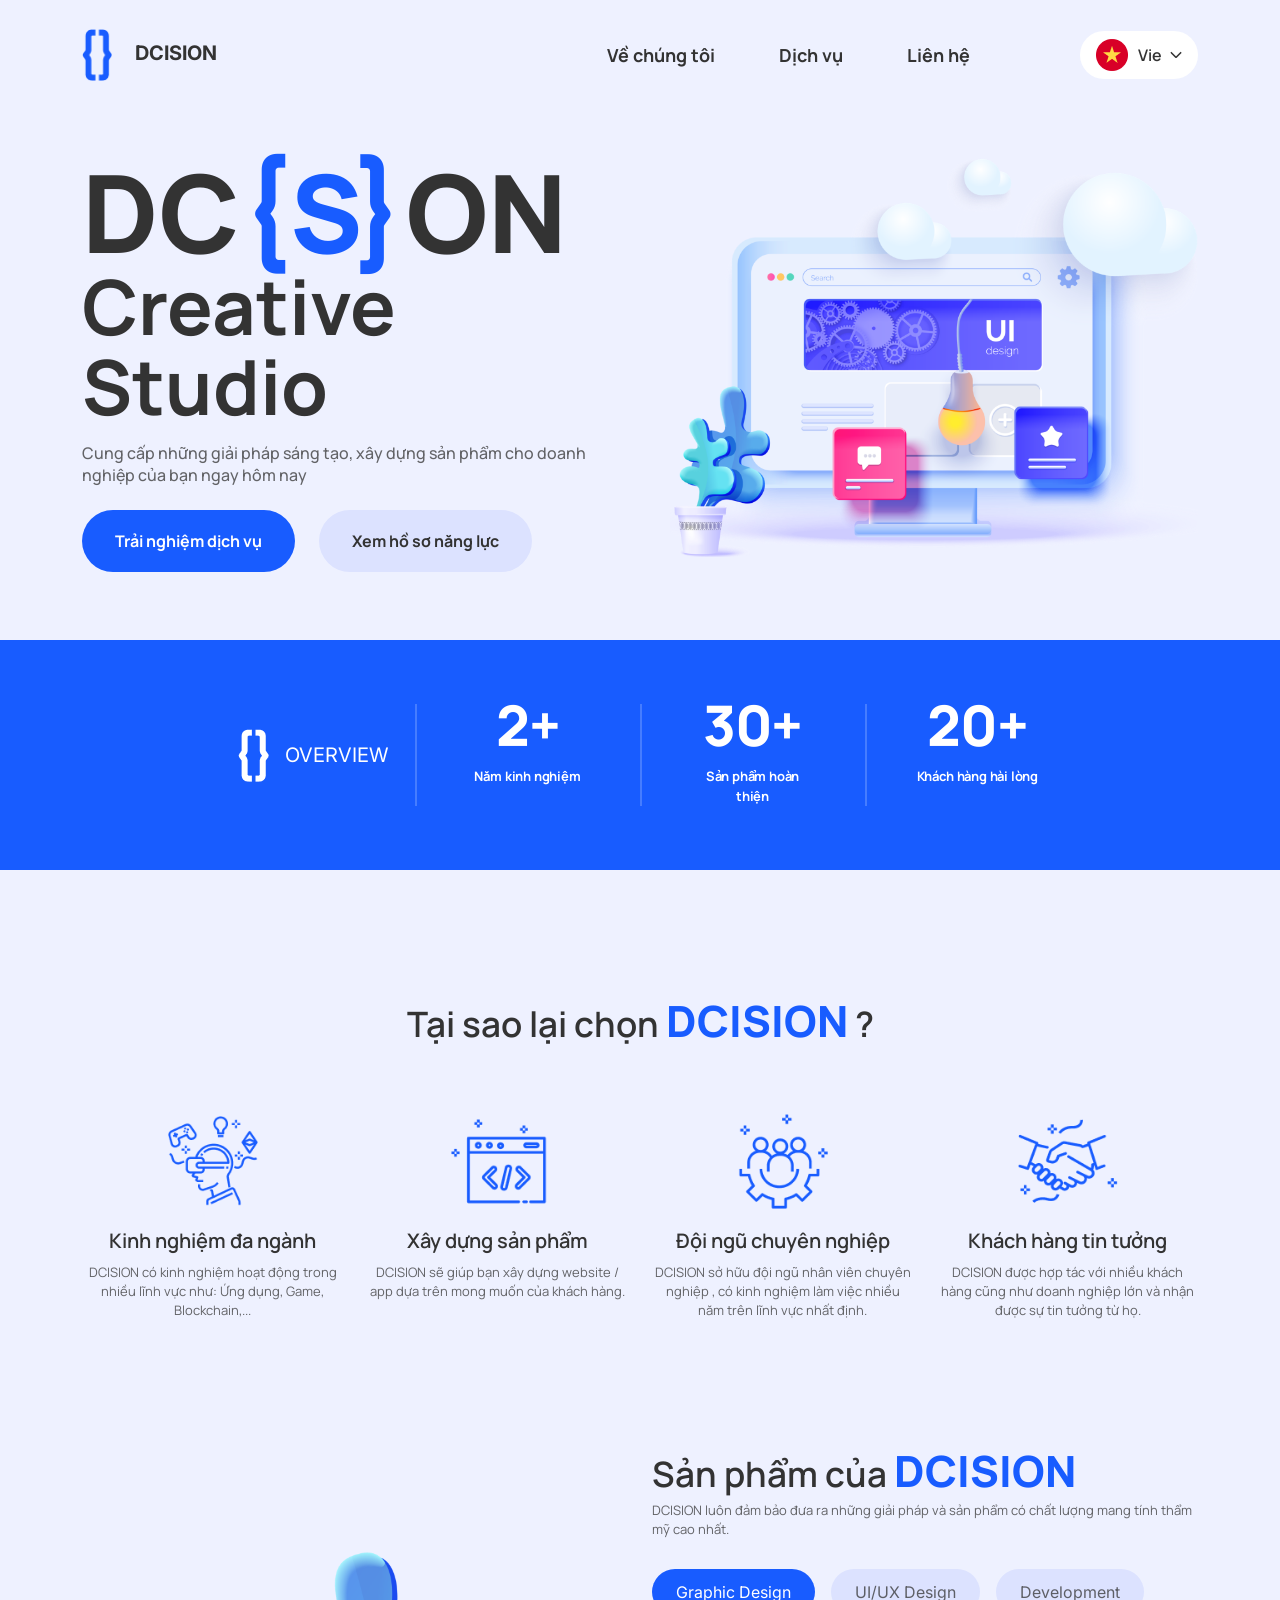
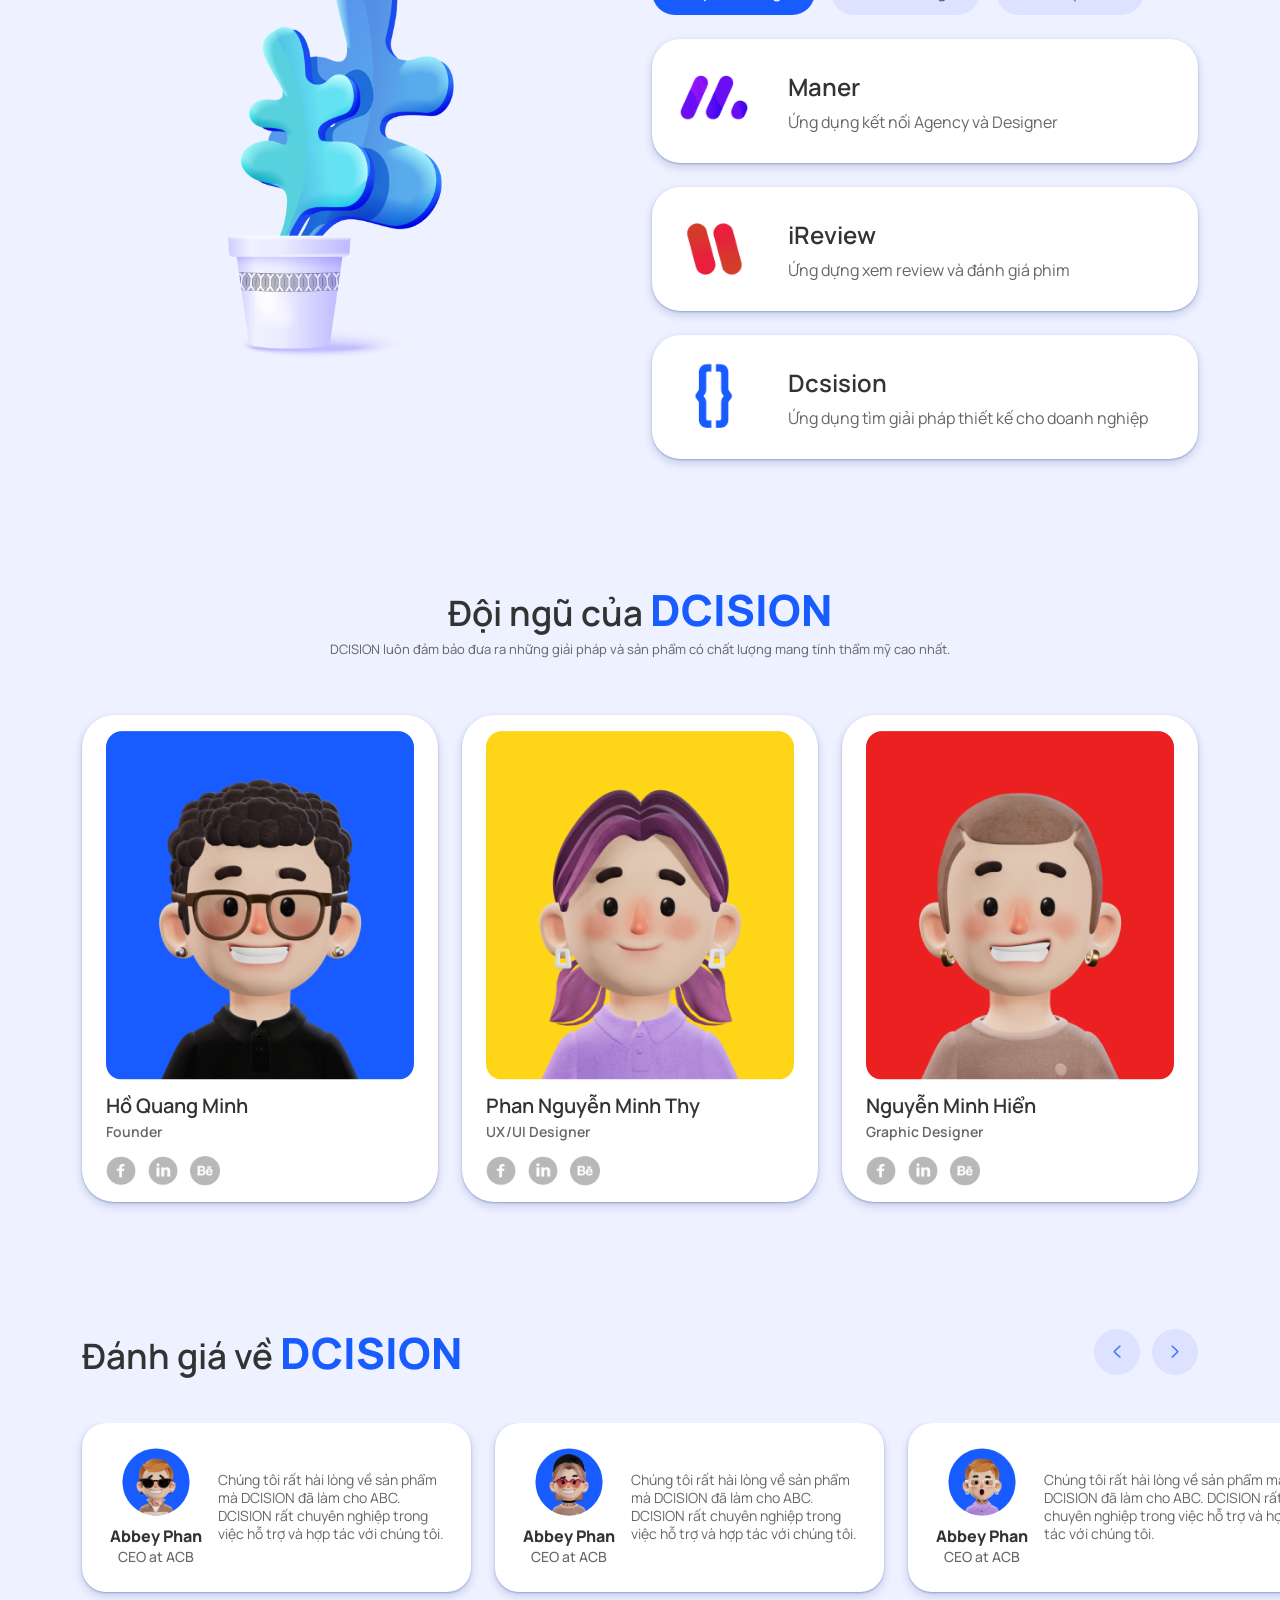
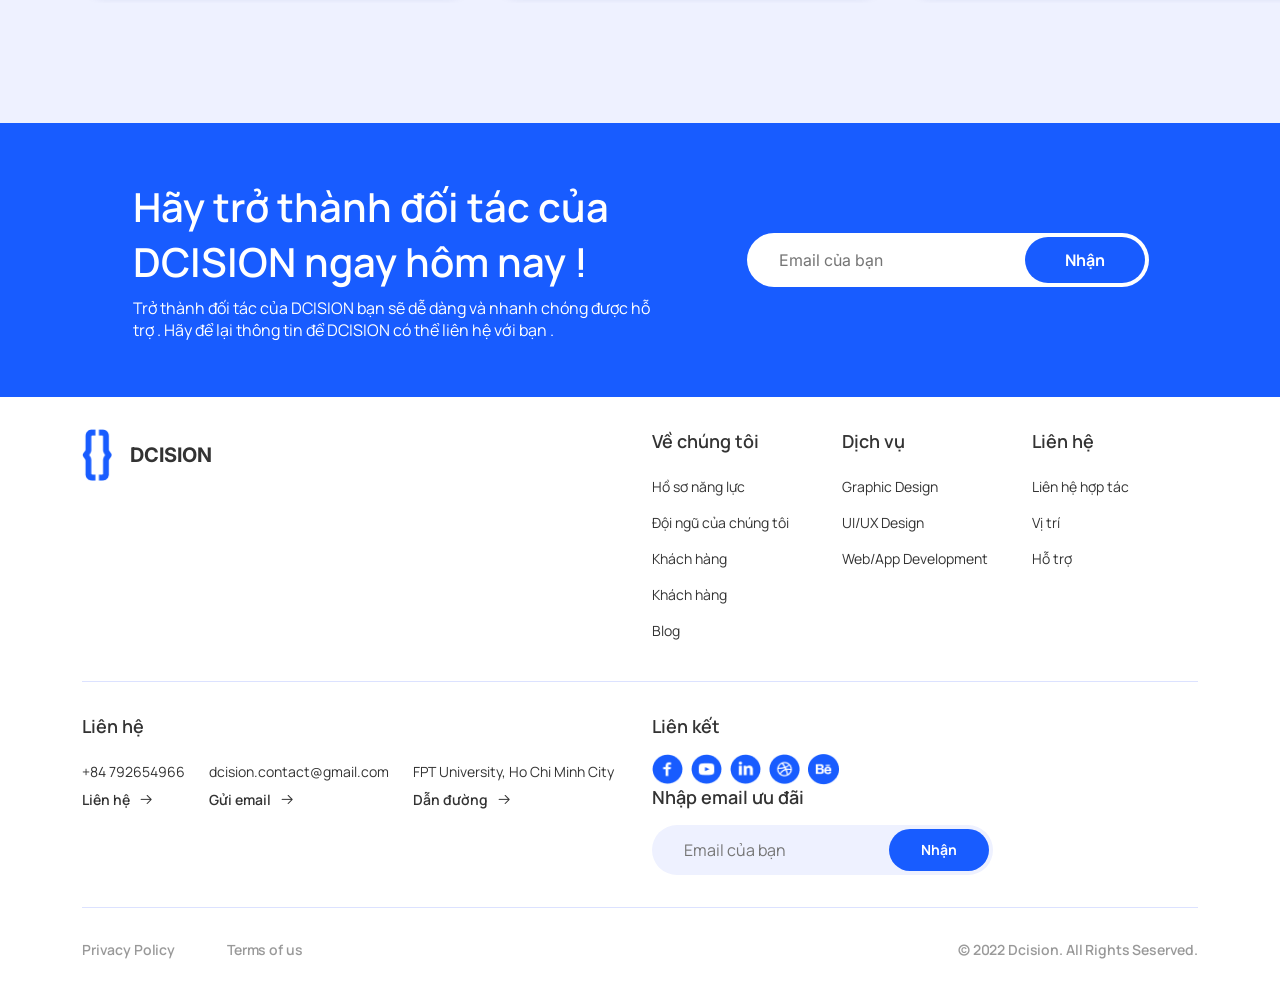
<file: index.html>
<!DOCTYPE html>
<html lang="en">
  <head>
    <meta charset="UTF-8" />
    <meta http-equiv="X-UA-Compatible" content="IE=edge" />
    <meta name="viewport" content="width=device-width, initial-scale=1.0" />
    <title>Document</title>
    <link
      href="https://cdn.jsdelivr.net/npm/bootstrap@5.2.2/dist/css/bootstrap.min.css"
      rel="stylesheet"
      integrity="sha384-Zenh87qX5JnK2Jl0vWa8Ck2rdkQ2Bzep5IDxbcnCeuOxjzrPF/et3URy9Bv1WTRi"
      crossorigin="anonymous"
    />
    <link rel="preconnect" href="https://fonts.googleapis.com" />
    <link rel="preconnect" href="https://fonts.gstatic.com" crossorigin />
    <link
      href="https://fonts.googleapis.com/css2?family=Inter:wght@400;500;600;700;800;900&family=Manrope:wght@400;500;600;700;800&display=swap"
      rel="stylesheet"
    />
    <link
      rel="stylesheet"
      href="https://cdnjs.cloudflare.com/ajax/libs/font-awesome/6.2.0/css/all.min.css"
    />
    <link rel="stylesheet" href="./styles.css" />
    <link rel="stylesheet" href="./responsive.css" />
  </head>
  <body>
    <div class="app">
      <div class="header">
        <div class="container">
          <div class="row">
            <div class="col col-12">
              <div class="header-wrapper">
                <div class="header-left">
                  <a class="logo-text" href="/index.html">
                    <img src="./images/logo.png" class="logo-icon" />
                    <span>DCISION</span>
                  </a>
                </div>
                <div class="header-right">
                  <ul class="nav-list">
                    <li class="nav-item">
                      <a href="./about.html" class="nav-link block-lg"
                        >Về chúng tôi</a
                      >
                    </li>
                    <li class="nav-item">
                      <a href="./service.html" class="nav-link">Dịch vụ</a>
                    </li>
                    <li class="nav-item">
                      <a href="#" class="nav-link">Liên hệ</a>
                    </li>
                  </ul>
                  <div class="language">
                    <img src="./images/vietnam.png" class="language-icon" />
                    <div class="language-text">Vie</div>
                    <img src="./images/arrow-down.png" class="language-arrow" />
                  </div>
                  <div class="menu">
                    <i class="menu-icon fa-solid fa-bars"></i>
                  </div>
                </div>
              </div>
            </div>
          </div>
        </div>
      </div>
      <div class="banner">
        <div class="container">
          <div class="row">
            <div class="col col-12">
              <div class="banner-wrapper">
                <div class="banner-left">
                  <div class="banner-title">
                    DC<span class="active">{S}</span>ON
                  </div>
                  <div class="banner-title2">Creative Studio</div>
                  <div class="banner-subtitle">
                    Cung cấp những giải pháp sáng tạo, xây dựng sản phẩm cho
                    doanh nghiệp của bạn ngay hôm nay
                  </div>
                  <div class="banner-btn">
                    <div class="btn active">
                      <div class="btn-text">Trải nghiệm dịch vụ</div>
                    </div>
                    <div class="btn">
                      <div class="btn-text">Xem hồ sơ năng lực</div>
                    </div>
                  </div>
                </div>
                <div class="banner-right">
                  <img
                    src="./images/banner.png"
                    alt="banner"
                    class="banner-img"
                  />
                </div>
              </div>
            </div>
          </div>
        </div>
      </div>
      <div class="overview">
        <div class="container">
          <div class="overview-wrapper">
            <div class="row" style="justify-content: center">
              <div class="col col-lg-3 col-md-6 col-12 overview-box first">
                <div class="overview-icon">
                  <img src="./images/logo-white.png" alt="logo white" />
                </div>
                <div class="overview-text">Overview</div>
              </div>
              <div class="col col-lg-3 col-md-6 col-12 overview-box pseudo">
                <div class="overview-title">2+</div>
                <div class="overview-subtitle">Năm kinh nghiệm</div>
              </div>
              <div class="col col-lg-3 col-md-6 col-12 overview-box pseudo">
                <div class="overview-title">30+</div>
                <div class="overview-subtitle">Sản phẩm hoàn thiện</div>
              </div>
              <div class="col col-lg-3 col-md-6 col-12 overview-box pseudo">
                <div class="overview-title">20+</div>
                <div class="overview-subtitle">Khách hàng hài lòng</div>
              </div>
            </div>
          </div>
        </div>
      </div>
      <div class="aboutUs">
        <div class="container">
          <div class="aboutUs-wrapper">
            <div class="row">
              <div class="col col-12">
                <div class="aboutUs-title aboutUs-titleSpecial">
                  Tại sao lại chọn <span class="active">DCISION</span> ?
                </div>
              </div>
              <div class="col col-lg-3 col-md-6 col-12">
                <div class="aboutUs-box">
                  <img
                    src="./images/speaker.png"
                    alt="speaker"
                    class="aboutUs-icon"
                  />
                  <div class="aboutUs-text">Kinh nghiệm đa ngành</div>
                  <div class="aboutUs-subText text-center">
                    DCISION có kinh nghiệm hoạt động trong nhiều lĩnh vực như:
                    Ứng dụng, Game, Blockchain,...
                  </div>
                </div>
              </div>
              <div class="col col-lg-3 col-md-6 col-12">
                <div class="aboutUs-box">
                  <img
                    src="./images/expert.png"
                    alt="speaker"
                    class="aboutUs-icon"
                  />
                  <div class="aboutUs-text">Xây dựng sản phẩm</div>
                  <div class="aboutUs-subText text-center">
                    DCISION sẽ giúp bạn xây dựng website / app dựa trên mong
                    muốn của khách hàng.
                  </div>
                </div>
              </div>
              <div class="col col-lg-3 col-md-6 col-12">
                <div class="aboutUs-box">
                  <img
                    src="./images/group.png"
                    alt="speaker"
                    class="aboutUs-icon"
                  />
                  <div class="aboutUs-text">Đội ngũ chuyên nghiệp</div>
                  <div class="aboutUs-subText text-center">
                    DCISION sở hữu đội ngũ nhân viên chuyên nghiệp , có kinh
                    nghiệm làm việc nhiều năm trên lĩnh vực nhất định.
                  </div>
                </div>
              </div>
              <div class="col col-lg-3 col-md-6 col-12">
                <div class="aboutUs-box">
                  <img
                    src="./images/shake-hand.png"
                    alt="speaker"
                    class="aboutUs-icon"
                  />
                  <div class="aboutUs-text">Khách hàng tin tưởng</div>
                  <div class="aboutUs-subText text-center">
                    DCISION được hợp tác với nhiều khách hàng cũng như doanh
                    nghiệp lớn và nhận được sự tin tưởng từ họ.
                  </div>
                </div>
              </div>
            </div>
          </div>
        </div>
      </div>
      <div class="product">
        <div class="container">
          <div class="product-wrapper">
            <div class="row" style="align-items: center">
              <div class="col-lg-6 col-12">
                <div class="text-center">
                  <img
                    src="./images/product.png"
                    alt="product"
                    class="product-img"
                  />
                </div>
              </div>
              <div class="col-lg-6 col-12" style="height: max-content">
                <div class="aboutUs-title">
                  Sản phẩm của <span class="active">DCISION</span>
                </div>
                <div class="aboutUs-subText">
                  DCISION luôn đảm bảo đưa ra những giải pháp và sản phẩm có
                  chất lượng mang tính thẩm mỹ cao nhất.
                </div>
                <div class="product-btn-list">
                  <div class="product-btn active">
                    <p class="product-btn-text">Graphic Design</p>
                  </div>
                  <div class="product-btn">
                    <p class="product-btn-text">UI/UX Design</p>
                  </div>
                  <div class="product-btn">
                    <p class="product-btn-text">Development</p>
                  </div>
                </div>
                <div class="product-menu">
                  <div class="product-box-container">
                    <div class="product-box">
                      <img
                        src="./images/Maner.png"
                        alt="maner"
                        class="product-icon"
                      />
                      <div class="product-description">
                        <div class="product-title">Maner</div>
                        <div class="product-subtitle">
                          Ứng dụng kết nối Agency và Designer
                        </div>
                      </div>
                    </div>
                  </div>
                  <div class="product-box-container">
                    <div class="product-box">
                      <img
                        src="./images/iReview.png"
                        alt="maner"
                        class="product-icon"
                      />
                      <div class="product-description">
                        <div class="product-title">iReview</div>
                        <div class="product-subtitle">
                          Ứng dựng xem review và đánh giá phim
                        </div>
                      </div>
                    </div>
                  </div>
                  <div class="product-box-container">
                    <div class="product-box">
                      <img
                        src="./images/Dcsision.png"
                        alt="maner"
                        class="product-icon"
                      />
                      <div class="product-description">
                        <div class="product-title">Dcsision</div>
                        <div class="product-subtitle">
                          Ứng dụng tìm giải pháp thiết kế cho doanh nghiệp
                        </div>
                      </div>
                    </div>
                  </div>
                </div>
              </div>
            </div>
          </div>
        </div>
      </div>
      <div class="team">
        <div class="container">
          <div class="team-wrapper">
            <div class="row">
              <div class="col col-12">
                <div class="aboutUs-title text-center">
                  Đội ngũ của <span class="active">DCISION</span>
                </div>
                <div class="aboutUs-subText text-center">
                  DCISION luôn đảm bảo đưa ra những giải pháp và sản phẩm có
                  chất lượng mang tính thẩm mỹ cao nhất.
                </div>
              </div>
              <div class="col col-lg-4 col-md-6 col-12">
                <div class="team-box">
                  <img
                    src="./images/Minh.png"
                    alt="team-1"
                    class="team-avatar"
                  />
                  <div class="team-description">
                    <div class="team-title">Hồ Quang Minh</div>
                    <div class="team-subtitle">Founder</div>
                  </div>
                  <div class="team-social">
                    <img
                      src="./images/Facebook.png"
                      alt="facebook"
                      class="team-link"
                    />
                    <img
                      src="./images/Linkedin.png"
                      alt="facebook"
                      class="team-link"
                    />
                    <img
                      src="./images/Behance.png"
                      alt="facebook"
                      class="team-link"
                    />
                  </div>
                </div>
              </div>
              <div class="col col-lg-4 col-md-6 col-12">
                <div class="team-box">
                  <img src="./images/Thy.png" alt="team-1" class="team-avatar" />
                  <div class="team-description">
                    <div class="team-title">Phan Nguyễn Minh Thy</div>
                    <div class="team-subtitle">UX/UI Designer</div>
                  </div>
                  <div class="team-social">
                    <img
                      src="./images/Facebook.png"
                      alt="facebook"
                      class="team-link"
                    />
                    <img
                      src="./images/Linkedin.png"
                      alt="facebook"
                      class="team-link"
                    />
                    <img
                      src="./images/Behance.png"
                      alt="facebook"
                      class="team-link"
                    />
                  </div>
                </div>
              </div>
              <div class="col col-lg-4 col-md-6 col-12">
                <div class="team-box">
                  <img
                    src="./images/Hien.png"
                    alt="team-1"
                    class="team-avatar"
                  />
                  <div class="team-description">
                    <div class="team-title">Nguyễn Minh Hiển</div>
                    <div class="team-subtitle">Graphic Designer</div>
                  </div>
                  <div class="team-social">
                    <img
                      src="./images/Facebook.png"
                      alt="facebook"
                      class="team-link"
                    />
                    <img
                      src="./images/Linkedin.png"
                      alt="facebook"
                      class="team-link"
                    />
                    <img
                      src="./images/Behance.png"
                      alt="facebook"
                      class="team-link"
                    />
                  </div>
                </div>
              </div>
            </div>
          </div>
        </div>
      </div>
      <div class="rate">
        <div class="container">
          <div class="rate-wrapper">
            <div class="row">
              <div class="col col-12">
                <div class="rate-heading">
                  <div class="aboutUs-title">
                    Đánh giá về <span class="active">DCISION</span>
                  </div>
                  <div class="rate-pagination">
                    <div class="rate-arrow">
                      <img src="./images/arrow-left.png" alt="arrow left" />
                    </div>
                    <div class="rate-arrow">
                      <img src="./images/arrow-right.png" alt="arrow left" />
                    </div>
                  </div>
                </div>
              </div>
            </div>
          </div>
        </div>
        <div class="row">
          <div class="col col-12">
            <div class="rate-box-container">
              <div class="rate-box-inner customMarginFirstScroll">
                <div class="rate-box">
                  <div class="rate-left">
                    <img
                      src="./images/client1.png"
                      alt="client"
                      class="rate-avatar"
                    />
                    <div class="rate-title">Abbey Phan</div>
                    <div class="rate-subtitle">CEO at ACB</div>
                  </div>
                  <div class="rate-right">
                    <div class="rate-description">
                      Chúng tôi rất hài lòng về sản phẩm mà DCISION đã làm cho
                      ABC. DCISION rất chuyên nghiệp trong việc hỗ trợ và hợp
                      tác với chúng tôi.
                    </div>
                  </div>
                </div>
              </div>
              <div class="rate-box-inner">
                <div class="rate-box">
                  <div class="rate-left">
                    <img
                      src="./images/client2.png"
                      alt="client"
                      class="rate-avatar"
                    />
                    <div class="rate-title">Abbey Phan</div>
                    <div class="rate-subtitle">CEO at ACB</div>
                  </div>
                  <div class="rate-right">
                    <div class="rate-description">
                      Chúng tôi rất hài lòng về sản phẩm mà DCISION đã làm cho
                      ABC. DCISION rất chuyên nghiệp trong việc hỗ trợ và hợp
                      tác với chúng tôi.
                    </div>
                  </div>
                </div>
              </div>
              <div class="rate-box-inner customMarginLastScroll">
                <div class="rate-box">
                  <div class="rate-left">
                    <img
                      src="./images/client3.png"
                      alt="client"
                      class="rate-avatar"
                    />
                    <div class="rate-title">Abbey Phan</div>
                    <div class="rate-subtitle">CEO at ACB</div>
                  </div>
                  <div class="rate-right">
                    <div class="rate-description">
                      Chúng tôi rất hài lòng về sản phẩm mà DCISION đã làm cho
                      ABC. DCISION rất chuyên nghiệp trong việc hỗ trợ và hợp
                      tác với chúng tôi.
                    </div>
                  </div>
                </div>
              </div>
            </div>
          </div>
        </div>
      </div>
      <div class="getNews">
        <div class="container">
          <div class="getNews-wrapper">
            <div class="row" style="align-items: center">
              <div class="col col-lg-7 col-12">
                <div class="getNews-left">
                  <div class="getNews-title">
                    Hãy trở thành đối tác của DCISION ngay hôm nay !
                  </div>
                  <div class="getNews-subtitle">
                    Trở thành đối tác của DCISION bạn sẽ dễ dàng và nhanh chóng
                    được hỗ trợ . Hãy để lại thông tin để DCISION có thể liên hệ
                    với bạn .
                  </div>
                </div>
              </div>
              <div class="col col-lg-5 col-12" style="height: max-content">
                <div class="getNews-right">
                  <input
                    type="text"
                    name="email"
                    class="getNews-input"
                    placeholder="Email của bạn"
                  />
                  <div class="getNews-submit">Nhận</div>
                </div>
              </div>
            </div>
          </div>
        </div>
      </div>
      <div class="footer">
        <div class="container">
          <div class="footer-wrapper">
            <div class="footer-1">
              <div class="row">
                <div class="col col-lg-6 col-md-3 col-sm-6 col-12">
                  <div class="header-left">
                    <img src="./images/logo.png" class="logo-icon" />
                    <div class="logo-text">DCISION</div>
                  </div>
                </div>
                <div class="col col-lg-2 col-md-3 col-sm-6 col-12">
                  <div class="footer-heading">Về chúng tôi</div>
                  <ul class="footer-list">
                    <li class="footer-item">
                      <a href="#" class="footer-link">Hồ sơ năng lực</a>
                    </li>
                    <li class="footer-item">
                      <a href="#" class="footer-link">Đội ngũ của chúng tôi</a>
                    </li>
                    <li class="footer-item">
                      <a href="#" class="footer-link">Khách hàng</a>
                    </li>
                    <li class="footer-item">
                      <a href="#" class="footer-link">Khách hàng</a>
                    </li>
                    <li class="footer-item">
                      <a href="#" class="footer-link">Blog</a>
                    </li>
                  </ul>
                </div>
                <div class="col col-lg-2 col-md-3 col-sm-6 col-12">
                  <div class="footer-heading">Dịch vụ</div>
                  <ul class="footer-list">
                    <li class="footer-item">
                      <a href="#" class="footer-link">Graphic Design</a>
                    </li>
                    <li class="footer-item">
                      <a href="#" class="footer-link">UI/UX Design</a>
                    </li>
                    <li class="footer-item">
                      <a href="#" class="footer-link">Web/App Development</a>
                    </li>
                  </ul>
                </div>
                <div class="col col-lg-2 col-md-3 col-sm-6 col-12">
                  <div class="footer-heading">Liên hệ</div>
                  <ul class="footer-list">
                    <li class="footer-item">
                      <a href="#" class="footer-link">Liên hệ hợp tác</a>
                    </li>
                    <li class="footer-item">
                      <a href="#" class="footer-link">Vị trí</a>
                    </li>
                    <li class="footer-item">
                      <a href="#" class="footer-link">Hỗ trợ</a>
                    </li>
                  </ul>
                </div>
              </div>
            </div>
            <div class="footer-2">
              <div class="row">
                <div class="col col-lg-6 col-12">
                  <div class="footer-2-wrapper">
                    <div class="footer-contact">
                      <div class="footer-heading">Liên hệ</div>
                      <div class="footer-value">+84 792654966</div>
                      <a href="#" class="footer-label">
                        <span>Liên hệ</span>
                        <img
                          src="./images/click.png"
                          alt="click icon"
                          class="footer-click"
                        />
                      </a>
                    </div>
                    <div class="footer-contact">
                      <div class="footer-value">dcision.contact@gmail.com</div>
                      <a href="#" class="footer-label">
                        <span>Gửi email</span>
                        <img
                          src="./images/click.png"
                          alt="click icon"
                          class="footer-click"
                        />
                      </a>
                    </div>
                    <div class="footer-contact">
                      <div class="footer-value">
                        FPT University, Ho Chi Minh City
                      </div>
                      <a href="#" class="footer-label">
                        <span>Dẫn đường</span>
                        <img
                          src="./images/click.png"
                          alt="click icon"
                          class="footer-click"
                        />
                      </a>
                    </div>
                  </div>
                </div>
                <div class="col col-lg-6 col-12 footer-2-right">
                  <div class="footer-social-list">
                    <div class="footer-heading">Liên kết</div>
                    <div class="footer-social">
                      <a href="#">
                        <img
                          src="./images/Facebook-active.png"
                          alt="facebook"
                          class="footer-icon"
                        />
                      </a>
                      <a href="#">
                        <img
                          src="./images/Youtube-active.png"
                          alt="youtube"
                          class="footer-icon"
                        />
                      </a>
                      <a href="#">
                        <img
                          src="./images/Linkedin-active.png"
                          alt="linkedin"
                          class="footer-icon"
                        />
                      </a>
                      <a href="#">
                        <img
                          src="./images/Dribble-active.png"
                          alt="dribble"
                          class="footer-icon"
                        />
                      </a>
                      <a href="#">
                        <img
                          src="./images/Behance-active.png"
                          alt="be"
                          class="footer-icon"
                        />
                      </a>
                    </div>
                  </div>
                  <div class="footer-email-container">
                    <div class="footer-heading">Nhập email ưu đãi</div>
                    <div class="footer-email">
                      <input
                        type="text"
                        placeholder="Email của bạn"
                        name="email"
                        class="footer-input"
                      />
                      <div class="footer-submit">Nhận</div>
                    </div>
                  </div>
                </div>
              </div>
            </div>
            <div class="footer-3">
              <div class="row">
                <div class="col col-12">
                  <div class="footer-3-wrapper">
                    <div class="footer-3-left">
                      <a href="#" class="footer-3-link active"
                        >Privacy Policy</a
                      >
                      <a href="#" class="footer-3-link active">Terms of us</a>
                    </div>
                    <div class="footer-3-right">
                      <div class="footer-3-link">
                        © 2022 Dcision. All Rights Seserved.
                      </div>
                    </div>
                  </div>
                </div>
              </div>
            </div>
          </div>
        </div>
      </div>
    </div>
    <script
      src="https://cdn.jsdelivr.net/npm/bootstrap@5.2.2/dist/js/bootstrap.bundle.min.js"
      integrity="sha384-OERcA2EqjJCMA+/3y+gxIOqMEjwtxJY7qPCqsdltbNJuaOe923+mo//f6V8Qbsw3"
      crossorigin="anonymous"
    ></script>
  </body>
</html>
</file>
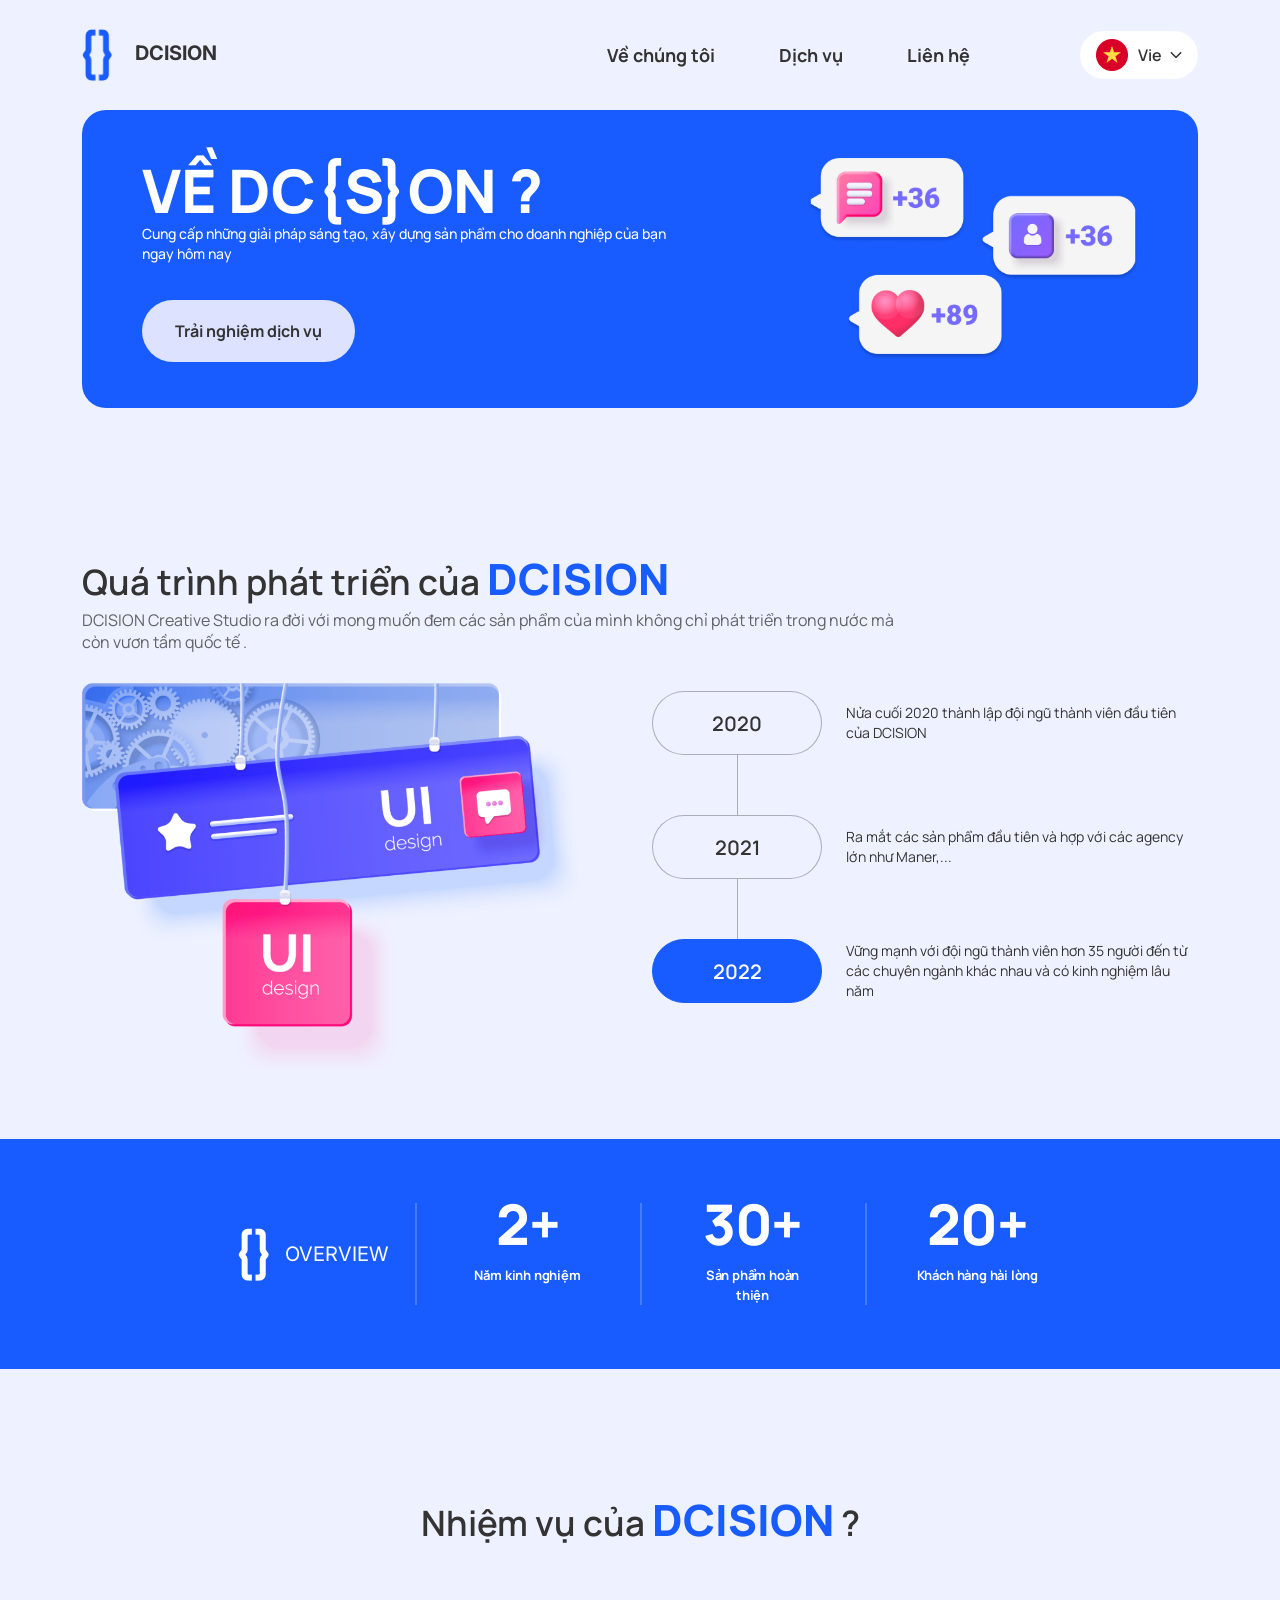
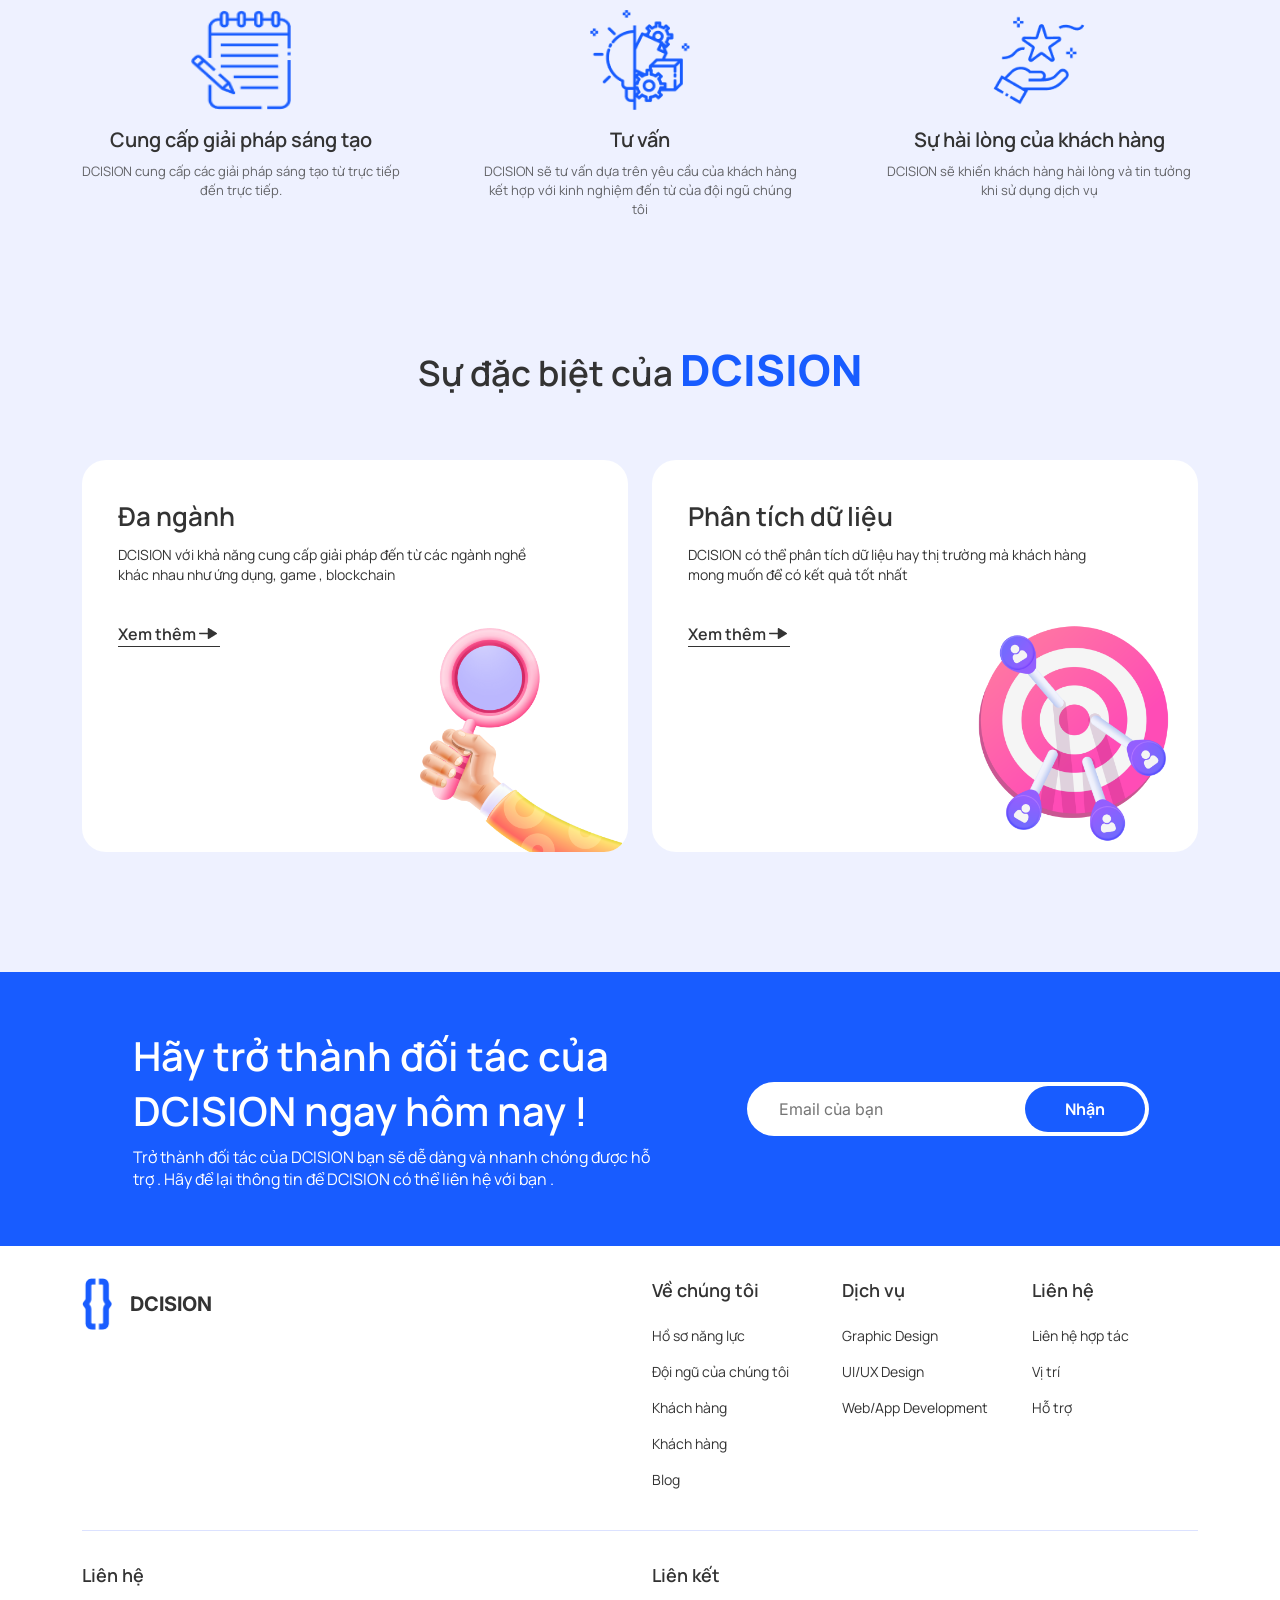
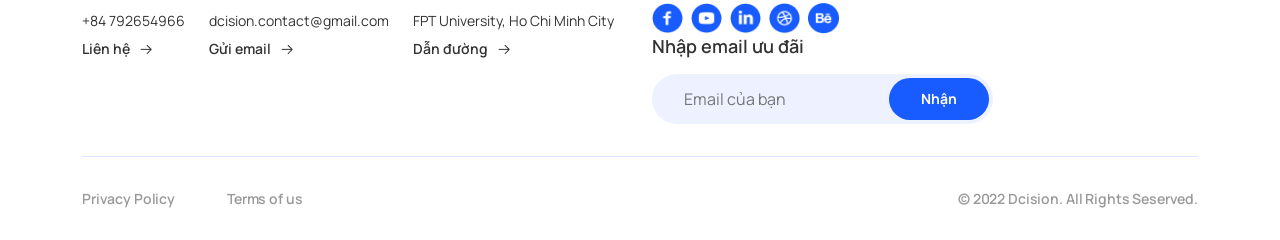
<file: about.html>
<!DOCTYPE html>
<html lang="en">
  <head>
    <meta charset="UTF-8" />
    <meta http-equiv="X-UA-Compatible" content="IE=edge" />
    <meta name="viewport" content="width=device-width, initial-scale=1.0" />
    <title>Document</title>
    <link
      href="https://cdn.jsdelivr.net/npm/bootstrap@5.2.2/dist/css/bootstrap.min.css"
      rel="stylesheet"
      integrity="sha384-Zenh87qX5JnK2Jl0vWa8Ck2rdkQ2Bzep5IDxbcnCeuOxjzrPF/et3URy9Bv1WTRi"
      crossorigin="anonymous"
    />
    <link rel="preconnect" href="https://fonts.googleapis.com" />
    <link rel="preconnect" href="https://fonts.gstatic.com" crossorigin />
    <link
      href="https://fonts.googleapis.com/css2?family=Inter:wght@400;500;600;700;800;900&family=Manrope:wght@400;500;600;700;800&display=swap"
      rel="stylesheet"
    />
    <link
      rel="stylesheet"
      href="https://cdnjs.cloudflare.com/ajax/libs/font-awesome/6.2.0/css/all.min.css"
    />
    <link rel="stylesheet" href="/styles.css" />
    <link rel="stylesheet" href="/responsive.css" />
  </head>
  <body>
    <div class="app">
      <div class="header">
        <div class="container">
          <div class="row">
            <div class="col col-12">
              <div class="header-wrapper">
                <div class="header-left">
                  <a class="logo-text" href="/index.html">
                    <img src="/images/logo.png" class="logo-icon" />
                    <span>DCISION</span>
                  </a>
                </div>
                <div class="header-right">
                  <ul class="nav-list">
                    <li class="nav-item">
                      <a href="/about.html" class="nav-link block-lg"
                        >Về chúng tôi</a
                      >
                    </li>
                    <li class="nav-item">
                      <a href="/service.html" class="nav-link">Dịch vụ</a>
                    </li>
                    <li class="nav-item">
                      <a href="#" class="nav-link">Liên hệ</a>
                    </li>
                  </ul>
                  <div class="language">
                    <img src="./images/vietnam.png" class="language-icon" />
                    <div class="language-text">Vie</div>
                    <img src="./images/arrow-down.png" class="language-arrow" />
                  </div>
                  <div class="menu">
                    <i class="menu-icon fa-solid fa-bars"></i>
                  </div>
                </div>
              </div>
            </div>
          </div>
        </div>
      </div>
      <div class="about">
        <div class="container">
          <div class="about-wrapper">
            <div class="row">
              <div class="col col-12">
                <div class="about-inner">
                  <div class="about-left">
                    <div class="about-title">Về DC{S}ON ?</div>
                    <div class="about-subtitle">
                      Cung cấp những giải pháp sáng tạo, xây dựng sản phẩm cho
                      doanh nghiệp của bạn ngay hôm nay
                    </div>
                    <div class="about-btn btn">
                      <p class="btn-text">Trải nghiệm dịch vụ</p>
                    </div>
                  </div>
                  <div class="about-right">
                    <img src="/images/feedback.png" class="about-feedback" />
                  </div>
                </div>
              </div>
            </div>
          </div>
        </div>
      </div>
      <div class="proGress">
        <div class="container">
          <div class="proGress-container">
            <div class="row" style="align-items: center">
              <div class="col col-12">
                <div class="aboutUs-title">
                  Quá trình phát triển của <span class="active">DCISION</span>
                </div>
                <div class="proGress-subtitle">
                  DCISION Creative Studio ra đời với mong muốn đem các sản phẩm
                  của mình không chỉ phát triển trong nước mà còn vươn tầm quốc
                  tế .
                </div>
              </div>
              <div class="col col-lg-6 col-12">
                <img
                  src="/images/artwork.png"
                  alt="artwork"
                  class="proGress-artwork"
                />
              </div>
              <div class="col col-lg-6 col-12">
                <div class="proGress-right">
                  <div class="proGress-line"></div>
                  <div class="proGress-box">
                    <div class="proGress-year">2020</div>
                    <div class="proGress-label">
                      Nửa cuối 2020 thành lập đội ngũ thành viên đầu tiên của
                      DCISION
                    </div>
                  </div>
                  <div class="proGress-box">
                    <div class="proGress-year">2021</div>
                    <div class="proGress-label">
                      Ra mắt các sản phẩm đầu tiên và hợp với các agency lớn như
                      Maner,...
                    </div>
                  </div>
                  <div class="proGress-box">
                    <div class="proGress-year active">2022</div>
                    <div class="proGress-label">
                      Vững mạnh với đội ngũ thành viên hơn 35 người đến từ các
                      chuyên ngành khác nhau và có kinh nghiệm lâu năm
                    </div>
                  </div>
                </div>
              </div>
            </div>
          </div>
        </div>
      </div>
      <div class="overview">
        <div class="container">
          <div class="overview-wrapper">
            <div class="row" style="justify-content: center">
              <div class="col col-lg-3 col-md-6 col-12 overview-box first">
                <div class="overview-icon">
                  <img src="/images/logo-white.png" alt="logo white" />
                </div>
                <div class="overview-text">Overview</div>
              </div>
              <div class="col col-lg-3 col-md-6 col-12 overview-box pseudo">
                <div class="overview-title">2+</div>
                <div class="overview-subtitle">Năm kinh nghiệm</div>
              </div>
              <div class="col col-lg-3 col-md-6 col-12 overview-box pseudo">
                <div class="overview-title">30+</div>
                <div class="overview-subtitle">Sản phẩm hoàn thiện</div>
              </div>
              <div class="col col-lg-3 col-md-6 col-12 overview-box pseudo">
                <div class="overview-title">20+</div>
                <div class="overview-subtitle">Khách hàng hài lòng</div>
              </div>
            </div>
          </div>
        </div>
      </div>
      <div class="aboutUs mission">
        <div class="container">
          <div class="aboutUs-wrapper mission-wrapper">
            <div class="row">
              <div class="col col-12">
                <div class="aboutUs-title aboutUs-titleSpecial">
                  Nhiệm vụ của <span class="active">DCISION</span> ?
                </div>
              </div>
              <div class="col col-lg-4 col-md-6 col-12 mission-box">
                <div class="aboutUs-box">
                  <img
                    src="/images/mission-1.png"
                    alt="speaker"
                    class="aboutUs-icon"
                  />
                  <div class="aboutUs-text">Cung cấp giải pháp sáng tạo</div>
                  <div class="aboutUs-subText text-center">
                    DCISION cung cấp các giải pháp sáng tạo từ trực tiếp đến
                    trực tiếp.
                  </div>
                </div>
              </div>
              <div class="col col-lg-4 col-md-6 col-12 mission-box">
                <div class="aboutUs-box">
                  <img
                    src="/images/mission-2.png"
                    alt="speaker"
                    class="aboutUs-icon"
                  />
                  <div class="aboutUs-text">Tư vấn</div>
                  <div class="aboutUs-subText text-center">
                    DCISION sẽ tư vấn dựa trên yêu cầu của khách hàng kết hợp
                    với kinh nghiệm đến từ của đội ngũ chúng tôi
                  </div>
                </div>
              </div>
              <div class="col col-lg-4 col-md-6 col-12 mission-box">
                <div class="aboutUs-box">
                  <img
                    src="/images/mission-3.png"
                    alt="speaker"
                    class="aboutUs-icon"
                  />
                  <div class="aboutUs-text">Sự hài lòng của khách hàng</div>
                  <div class="aboutUs-subText text-center">
                    DCISION sẽ khiến khách hàng hài lòng và tin tưởng khi sử
                    dụng dịch vụ
                  </div>
                </div>
              </div>
            </div>
          </div>
        </div>
      </div>
      <div class="special">
        <div class="container">
          <div class="special-wrapper">
            <div class="row">
              <div class="col col-12">
                <div class="aboutUs-title aboutUs-titleSpecial">
                  Sự đặc biệt của <span class="active">DCISION</span>
                </div>
              </div>
              <div class="col col-lg-6 col-12">
                <div class="special-box">
                  <div class="special-title">Đa ngành</div>
                  <div class="special-subtitle">
                    DCISION với khả năng cung cấp giải pháp đến từ các ngành
                    nghề khác nhau như ứng dụng, game , blockchain
                  </div>
                  <a href="#" class="special-more">
                    <span>Xem thêm</span>
                    <img src="/images/click-2.png" alt="more" />
                  </a>
                  <div class="special-img">
                    <img
                      src="/images/artwork-1.png"
                      alt="artwork"
                      class="special-artwork"
                    />
                  </div>
                </div>
              </div>
              <div class="col col-lg-6 col-12">
                <div class="special-box">
                  <div class="special-title">Phân tích dữ liệu</div>
                  <div class="special-subtitle">
                    DCISION có thể phân tích dữ liệu hay thị trường mà khách
                    hàng mong muốn để có kết quả tốt nhất
                  </div>
                  <a href="#" class="special-more">
                    <span>Xem thêm</span>
                    <img src="/images/click-2.png" alt="more" />
                  </a>
                  <div class="special-img">
                    <img
                      src="/images/artwork-2.png"
                      alt="artwork"
                      class="special-artwork"
                    />
                  </div>
                </div>
              </div>
            </div>
          </div>
        </div>
      </div>
      <div class="getNews">
        <div class="container">
          <div class="getNews-wrapper">
            <div class="row" style="align-items: center">
              <div class="col col-lg-7 col-12">
                <div class="getNews-left">
                  <div class="getNews-title">
                    Hãy trở thành đối tác của DCISION ngay hôm nay !
                  </div>
                  <div class="getNews-subtitle">
                    Trở thành đối tác của DCISION bạn sẽ dễ dàng và nhanh chóng
                    được hỗ trợ . Hãy để lại thông tin để DCISION có thể liên hệ
                    với bạn .
                  </div>
                </div>
              </div>
              <div class="col col-lg-5 col-12" style="height: max-content">
                <div class="getNews-right">
                  <input
                    type="text"
                    name="email"
                    class="getNews-input"
                    placeholder="Email của bạn"
                  />
                  <div class="getNews-submit">Nhận</div>
                </div>
              </div>
            </div>
          </div>
        </div>
      </div>
      <div class="footer">
        <div class="container">
          <div class="footer-wrapper">
            <div class="footer-1">
              <div class="row">
                <div class="col col-lg-6 col-md-3 col-sm-6 col-12">
                  <div class="header-left">
                    <img src="/images/logo.png" class="logo-icon" />
                    <div class="logo-text">DCISION</div>
                  </div>
                </div>
                <div class="col col-lg-2 col-md-3 col-sm-6 col-12">
                  <div class="footer-heading">Về chúng tôi</div>
                  <ul class="footer-list">
                    <li class="footer-item">
                      <a href="#" class="footer-link">Hồ sơ năng lực</a>
                    </li>
                    <li class="footer-item">
                      <a href="#" class="footer-link">Đội ngũ của chúng tôi</a>
                    </li>
                    <li class="footer-item">
                      <a href="#" class="footer-link">Khách hàng</a>
                    </li>
                    <li class="footer-item">
                      <a href="#" class="footer-link">Khách hàng</a>
                    </li>
                    <li class="footer-item">
                      <a href="#" class="footer-link">Blog</a>
                    </li>
                  </ul>
                </div>
                <div class="col col-lg-2 col-md-3 col-sm-6 col-12">
                  <div class="footer-heading">Dịch vụ</div>
                  <ul class="footer-list">
                    <li class="footer-item">
                      <a href="#" class="footer-link">Graphic Design</a>
                    </li>
                    <li class="footer-item">
                      <a href="#" class="footer-link">UI/UX Design</a>
                    </li>
                    <li class="footer-item">
                      <a href="#" class="footer-link">Web/App Development</a>
                    </li>
                  </ul>
                </div>
                <div class="col col-lg-2 col-md-3 col-sm-6 col-12">
                  <div class="footer-heading">Liên hệ</div>
                  <ul class="footer-list">
                    <li class="footer-item">
                      <a href="#" class="footer-link">Liên hệ hợp tác</a>
                    </li>
                    <li class="footer-item">
                      <a href="#" class="footer-link">Vị trí</a>
                    </li>
                    <li class="footer-item">
                      <a href="#" class="footer-link">Hỗ trợ</a>
                    </li>
                  </ul>
                </div>
              </div>
            </div>
            <div class="footer-2">
              <div class="row">
                <div class="col col-lg-6 col-12">
                  <div class="footer-2-wrapper">
                    <div class="footer-contact">
                      <div class="footer-heading">Liên hệ</div>
                      <div class="footer-value">+84 792654966</div>
                      <a href="#" class="footer-label">
                        <span>Liên hệ</span>
                        <img
                          src="/images/click.png"
                          alt="click icon"
                          class="footer-click"
                        />
                      </a>
                    </div>
                    <div class="footer-contact">
                      <div class="footer-value">dcision.contact@gmail.com</div>
                      <a href="#" class="footer-label">
                        <span>Gửi email</span>
                        <img
                          src="/images/click.png"
                          alt="click icon"
                          class="footer-click"
                        />
                      </a>
                    </div>
                    <div class="footer-contact">
                      <div class="footer-value">
                        FPT University, Ho Chi Minh City
                      </div>
                      <a href="#" class="footer-label">
                        <span>Dẫn đường</span>
                        <img
                          src="/images/click.png"
                          alt="click icon"
                          class="footer-click"
                        />
                      </a>
                    </div>
                  </div>
                </div>
                <div class="col col-lg-6 col-12 footer-2-right">
                  <div class="footer-social-list">
                    <div class="footer-heading">Liên kết</div>
                    <div class="footer-social">
                      <a href="#">
                        <img
                          src="./images/Facebook-active.png"
                          alt="facebook"
                          class="footer-icon"
                        />
                      </a>
                      <a href="#">
                        <img
                          src="./images/Youtube-active.png"
                          alt="youtube"
                          class="footer-icon"
                        />
                      </a>
                      <a href="#">
                        <img
                          src="./images/Linkedin-active.png"
                          alt="linkedin"
                          class="footer-icon"
                        />
                      </a>
                      <a href="#">
                        <img
                          src="./images/Dribble-active.png"
                          alt="dribble"
                          class="footer-icon"
                        />
                      </a>
                      <a href="#">
                        <img
                          src="./images/Behance-active.png"
                          alt="be"
                          class="footer-icon"
                        />
                      </a>
                    </div>
                  </div>
                  <div class="footer-email-container">
                    <div class="footer-heading">Nhập email ưu đãi</div>
                    <div class="footer-email">
                      <input
                        type="text"
                        placeholder="Email của bạn"
                        name="email"
                        class="footer-input"
                      />
                      <div class="footer-submit">Nhận</div>
                    </div>
                  </div>
                </div>
              </div>
            </div>
            <div class="footer-3">
              <div class="row">
                <div class="col col-12">
                  <div class="footer-3-wrapper">
                    <div class="footer-3-left">
                      <a href="#" class="footer-3-link active"
                        >Privacy Policy</a
                      >
                      <a href="#" class="footer-3-link active">Terms of us</a>
                    </div>
                    <div class="footer-3-right">
                      <div class="footer-3-link">
                        © 2022 Dcision. All Rights Seserved.
                      </div>
                    </div>
                  </div>
                </div>
              </div>
            </div>
          </div>
        </div>
      </div>
    </div>
  </body>
</html>
</file>
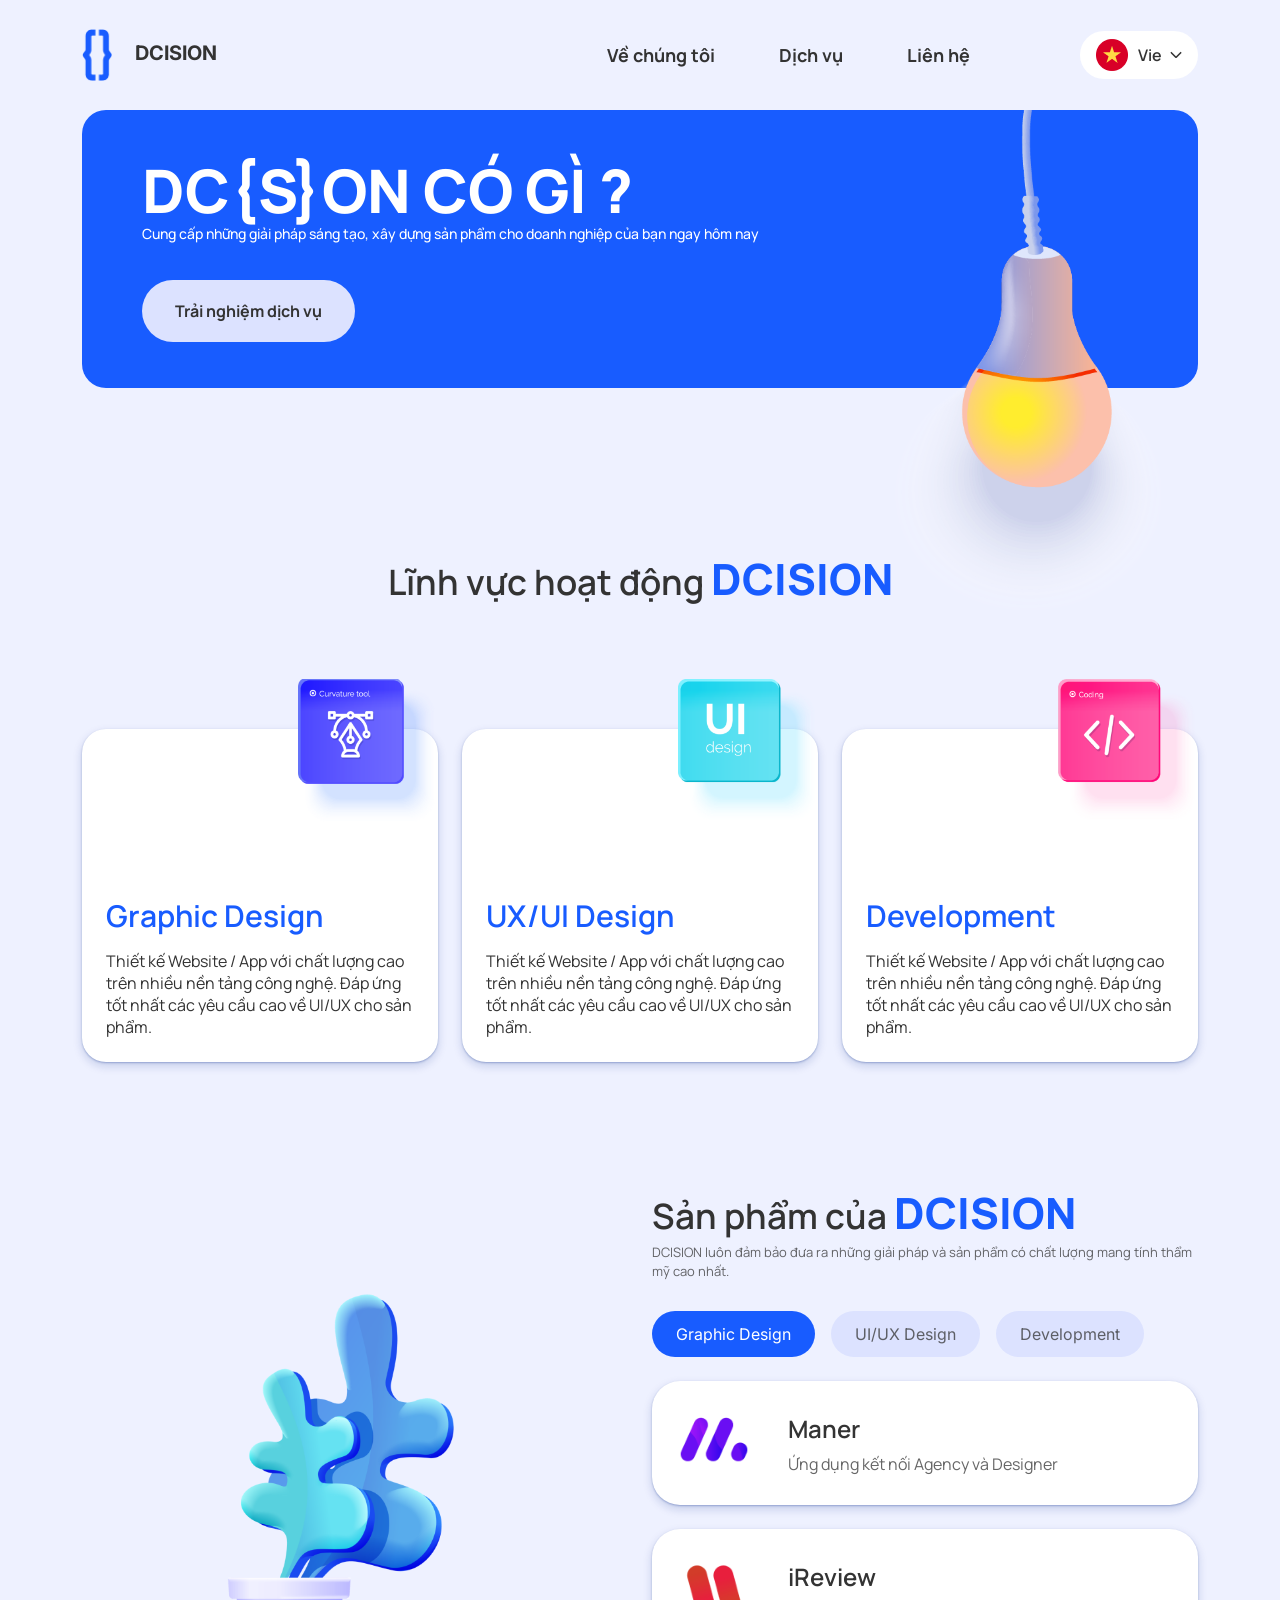
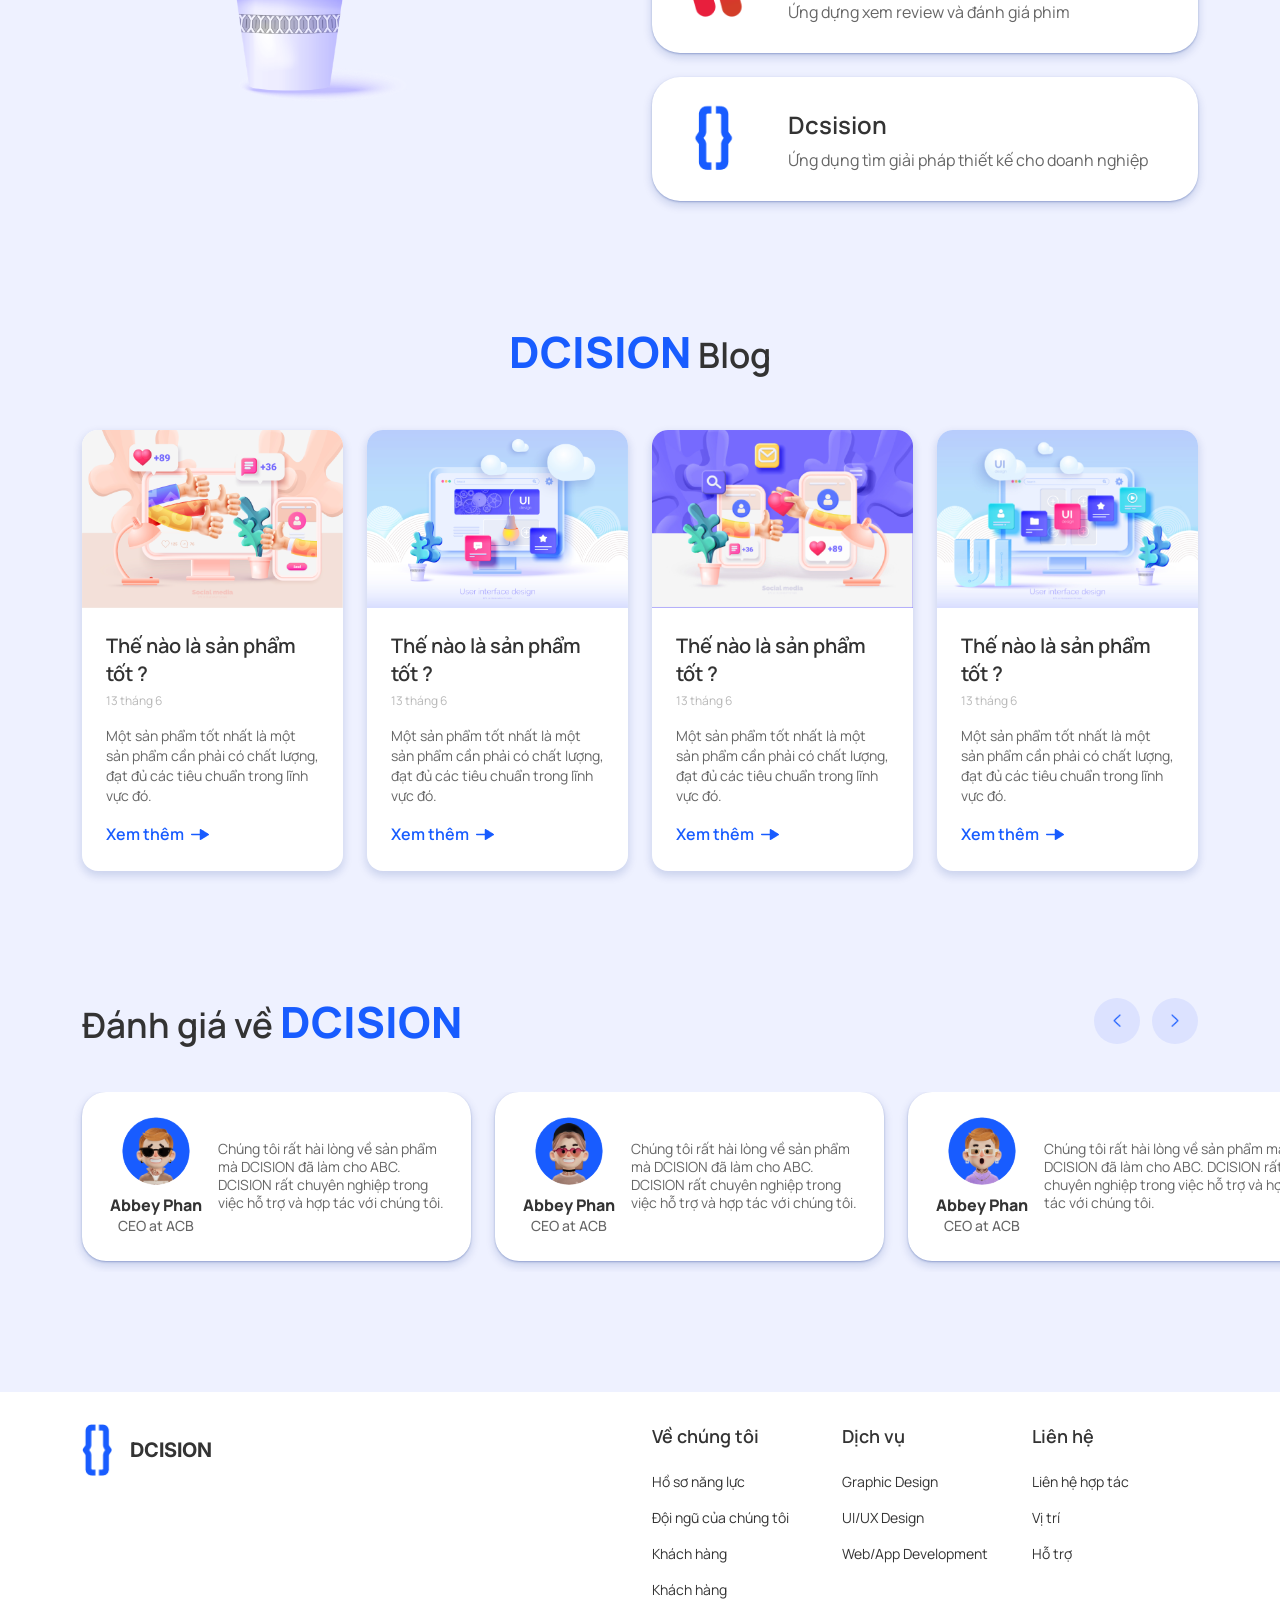
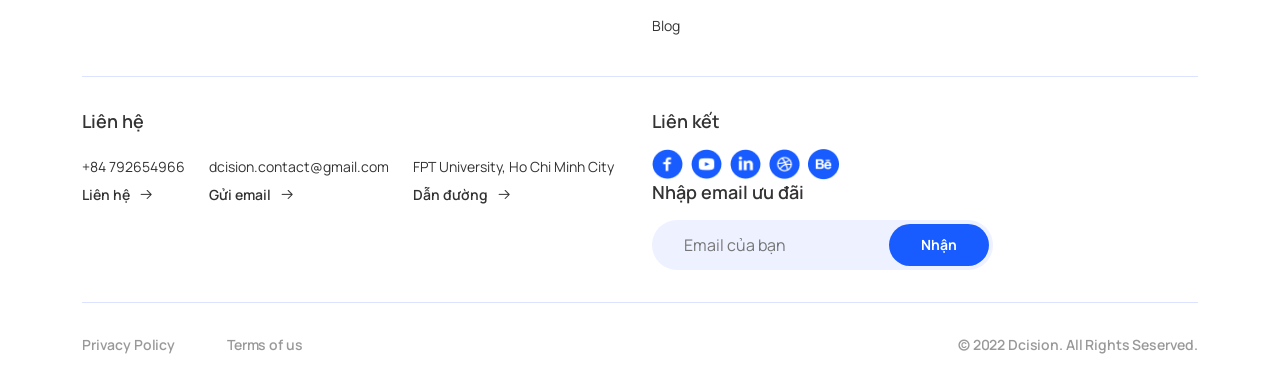
<file: service.html>
<!DOCTYPE html>
<html lang="en">
  <head>
    <meta charset="UTF-8" />
    <meta http-equiv="X-UA-Compatible" content="IE=edge" />
    <meta name="viewport" content="width=], initial-scale=1.0" />
    <title>Document</title>
    <link
      href="https://cdn.jsdelivr.net/npm/bootstrap@5.2.2/dist/css/bootstrap.min.css"
      rel="stylesheet"
      integrity="sha384-Zenh87qX5JnK2Jl0vWa8Ck2rdkQ2Bzep5IDxbcnCeuOxjzrPF/et3URy9Bv1WTRi"
      crossorigin="anonymous"
    />
    <link rel="preconnect" href="https://fonts.googleapis.com" />
    <link rel="preconnect" href="https://fonts.gstatic.com" crossorigin />
    <link
      href="https://fonts.googleapis.com/css2?family=Inter:wght@400;500;600;700;800;900&family=Manrope:wght@400;500;600;700;800&display=swap"
      rel="stylesheet"
    />
    <link
      rel="stylesheet"
      href="https://cdnjs.cloudflare.com/ajax/libs/font-awesome/6.2.0/css/all.min.css"
    />
    <link rel="stylesheet" href="/styles.css" />
    <link rel="stylesheet" href="/responsive.css" />
  </head>
  <body>
    <div class="app">
      <div class="header">
        <div class="container">
          <div class="row">
            <div class="col col-12">
              <div class="header-wrapper">
                <div class="header-left">
                  <a class="logo-text" href="/index.html">
                    <img src="/images/logo.png" class="logo-icon" />
                    <span>DCISION</span>
                  </a>
                </div>
                <div class="header-right">
                  <ul class="nav-list">
                    <li class="nav-item">
                      <a href="/about.html" class="nav-link block-lg"
                        >Về chúng tôi</a
                      >
                    </li>
                    <li class="nav-item">
                      <a href="/service.html" class="nav-link">Dịch vụ</a>
                    </li>
                    <li class="nav-item">
                      <a href="#" class="nav-link">Liên hệ</a>
                    </li>
                  </ul>
                  <div class="language">
                    <img src="./images/vietnam.png" class="language-icon" />
                    <div class="language-text">Vie</div>
                    <img src="./images/arrow-down.png" class="language-arrow" />
                  </div>
                  <div class="menu">
                    <i class="menu-icon fa-solid fa-bars"></i>
                  </div>
                </div>
              </div>
            </div>
          </div>
        </div>
      </div>
      <div class="about">
        <div class="container">
          <div class="about-wrapper">
            <div class="row">
              <div class="col col-12">
                <div class="about-inner">
                  <div class="about-left">
                    <div class="about-title">DC{S}ON Có gì ?</div>
                    <div class="about-subtitle">
                      Cung cấp những giải pháp sáng tạo, xây dựng sản phẩm cho
                      doanh nghiệp của bạn ngay hôm nay
                    </div>
                    <div class="about-btn btn">
                      <p class="btn-text">Trải nghiệm dịch vụ</p>
                    </div>
                  </div>
                  <div class="about-right">
                    <div class="about-absolute">
                      <img src="/images/light.png" class="about-feedback" />
                    </div>
                  </div>
                </div>
              </div>
            </div>
          </div>
        </div>
      </div>
      <div class="field">
        <div class="container">
          <div class="field-wrapper">
            <div class="row">
              <div class="col col-12">
                <div class="aboutUs-title field-title">
                  Lĩnh vực hoạt động <span class="active">DCISION</span>
                </div>
              </div>
              <div class="col col-lg-4 col-md-6 col-12">
                <div class="field-box">
                  <div class="field-label">Graphic Design</div>
                  <div class="field-value">
                    Thiết kế Website / App với chất lượng cao trên nhiều nền
                    tảng công nghệ. Đáp ứng tốt nhất các yêu cầu cao về UI/UX
                    cho sản phẩm.
                  </div>
                  <img
                    src="/images/active-1.png"
                    alt="active"
                    class="field-icon"
                  />
                </div>
              </div>
              <div class="col col-lg-4 col-md-6 col-12">
                <div class="field-box">
                  <div class="field-label">UX/UI Design</div>
                  <div class="field-value">
                    Thiết kế Website / App với chất lượng cao trên nhiều nền
                    tảng công nghệ. Đáp ứng tốt nhất các yêu cầu cao về UI/UX
                    cho sản phẩm.
                  </div>
                  <img
                    src="/images/active-2.png"
                    alt="active"
                    class="field-icon"
                  />
                </div>
              </div>
              <div class="col col-lg-4 col-md-6 col-12">
                <div class="field-box">
                  <div class="field-label">Development</div>
                  <div class="field-value">
                    Thiết kế Website / App với chất lượng cao trên nhiều nền
                    tảng công nghệ. Đáp ứng tốt nhất các yêu cầu cao về UI/UX
                    cho sản phẩm.
                  </div>
                  <img
                    src="/images/active-3.png"
                    alt="active"
                    class="field-icon"
                  />
                </div>
              </div>
            </div>
          </div>
        </div>
      </div>
      <div class="product">
        <div class="container">
          <div class="product-wrapper">
            <div class="row" style="align-items: center">
              <div class="col-lg-6 col-12">
                <div class="text-center">
                  <img
                    src="/images/product.png"
                    alt="product"
                    class="product-img"
                  />
                </div>
              </div>
              <div class="col-lg-6 col-12" style="height: max-content">
                <div class="aboutUs-title">
                  Sản phẩm của <span class="active">DCISION</span>
                </div>
                <div class="aboutUs-subText">
                  DCISION luôn đảm bảo đưa ra những giải pháp và sản phẩm có
                  chất lượng mang tính thẩm mỹ cao nhất.
                </div>
                <div class="product-btn-list">
                  <div class="product-btn active">
                    <p class="product-btn-text">Graphic Design</p>
                  </div>
                  <div class="product-btn">
                    <p class="product-btn-text">UI/UX Design</p>
                  </div>
                  <div class="product-btn">
                    <p class="product-btn-text">Development</p>
                  </div>
                </div>
                <div class="product-menu">
                  <div class="product-box-container">
                    <div class="product-box">
                      <img
                        src="/images/Maner.png"
                        alt="maner"
                        class="product-icon"
                      />
                      <div class="product-description">
                        <div class="product-title">Maner</div>
                        <div class="product-subtitle">
                          Ứng dụng kết nối Agency và Designer
                        </div>
                      </div>
                    </div>
                  </div>
                  <div class="product-box-container">
                    <div class="product-box">
                      <img
                        src="/images/iReview.png"
                        alt="maner"
                        class="product-icon"
                      />
                      <div class="product-description">
                        <div class="product-title">iReview</div>
                        <div class="product-subtitle">
                          Ứng dựng xem review và đánh giá phim
                        </div>
                      </div>
                    </div>
                  </div>
                  <div class="product-box-container">
                    <div class="product-box">
                      <img
                        src="/images/Dcsision.png"
                        alt="maner"
                        class="product-icon"
                      />
                      <div class="product-description">
                        <div class="product-title">Dcsision</div>
                        <div class="product-subtitle">
                          Ứng dụng tìm giải pháp thiết kế cho doanh nghiệp
                        </div>
                      </div>
                    </div>
                  </div>
                </div>
              </div>
            </div>
          </div>
        </div>
      </div>
      <div class="blog">
        <div class="container">
          <div class="blog-wrapper">
            <div class="row">
              <div class="col col-12">
                <div class="aboutUs-title blog-heading">
                  <span class="active">DCISION</span> Blog
                </div>
              </div>
              <div class="col col-lg-3 col-md-6 col-12">
                <div class="blog-box">
                  <img src="/images/blog-1.png" alt="blog" class="blog-img" />
                  <div class="blog-detail">
                    <div class="blog-title">Thế nào là sản phẩm tốt ?</div>
                    <div class="blog-date">13 tháng 6</div>
                    <div class="blog-description">
                      Một sản phẩm tốt nhất là một sản phẩm cần phải có chất
                      lượng, đạt đủ các tiêu chuẩn trong lĩnh vực đó.
                    </div>
                    <a href="#" class="blog-more">
                      <span>Xem thêm</span>
                      <img src="/images/click-3.png" alt="arrow" />
                    </a>
                  </div>
                </div>
              </div>
              <div class="col col-lg-3 col-md-6 col-12">
                <div class="blog-box">
                  <img src="/images/blog-2.png" alt="blog" class="blog-img" />
                  <div class="blog-detail">
                    <div class="blog-title">Thế nào là sản phẩm tốt ?</div>
                    <div class="blog-date">13 tháng 6</div>
                    <div class="blog-description">
                      Một sản phẩm tốt nhất là một sản phẩm cần phải có chất
                      lượng, đạt đủ các tiêu chuẩn trong lĩnh vực đó.
                    </div>
                    <a href="#" class="blog-more">
                      <span>Xem thêm</span>
                      <img src="/images/click-3.png" alt="arrow" />
                    </a>
                  </div>
                </div>
              </div>
              <div class="col col-lg-3 col-md-6 col-12">
                <div class="blog-box">
                  <img src="/images/blog-3.png" alt="blog" class="blog-img" />
                  <div class="blog-detail">
                    <div class="blog-title">Thế nào là sản phẩm tốt ?</div>
                    <div class="blog-date">13 tháng 6</div>
                    <div class="blog-description">
                      Một sản phẩm tốt nhất là một sản phẩm cần phải có chất
                      lượng, đạt đủ các tiêu chuẩn trong lĩnh vực đó.
                    </div>
                    <a href="#" class="blog-more">
                      <span>Xem thêm</span>
                      <img src="/images/click-3.png" alt="arrow" />
                    </a>
                  </div>
                </div>
              </div>
              <div class="col col-lg-3 col-md-6 col-12">
                <div class="blog-box">
                  <img src="/images/blog-4.png" alt="blog" class="blog-img" />
                  <div class="blog-detail">
                    <div class="blog-title">Thế nào là sản phẩm tốt ?</div>
                    <div class="blog-date">13 tháng 6</div>
                    <div class="blog-description">
                      Một sản phẩm tốt nhất là một sản phẩm cần phải có chất
                      lượng, đạt đủ các tiêu chuẩn trong lĩnh vực đó.
                    </div>
                    <a href="#" class="blog-more">
                      <span>Xem thêm</span>
                      <img src="/images/click-3.png" alt="arrow" />
                    </a>
                  </div>
                </div>
              </div>
            </div>
          </div>
        </div>
      </div>
      <div class="rate rate-special">
        <div class="container">
          <div class="rate-wrapper">
            <div class="row">
              <div class="col col-12">
                <div class="rate-heading">
                  <div class="aboutUs-title">
                    Đánh giá về <span class="active">DCISION</span>
                  </div>
                  <div class="rate-pagination">
                    <div class="rate-arrow">
                      <img src="/images/arrow-left.png" alt="arrow left" />
                    </div>
                    <div class="rate-arrow">
                      <img src="/images/arrow-right.png" alt="arrow left" />
                    </div>
                  </div>
                </div>
              </div>
            </div>
          </div>
        </div>
        <div class="row">
          <div class="col col-12">
            <div class="rate-box-container">
              <div class="rate-box-inner customMarginFirstScroll">
                <div class="rate-box">
                  <div class="rate-left">
                    <img
                      src="/images/client1.png"
                      alt="client"
                      class="rate-avatar"
                    />
                    <div class="rate-title">Abbey Phan</div>
                    <div class="rate-subtitle">CEO at ACB</div>
                  </div>
                  <div class="rate-right">
                    <div class="rate-description">
                      Chúng tôi rất hài lòng về sản phẩm mà DCISION đã làm cho
                      ABC. DCISION rất chuyên nghiệp trong việc hỗ trợ và hợp
                      tác với chúng tôi.
                    </div>
                  </div>
                </div>
              </div>
              <div class="rate-box-inner">
                <div class="rate-box">
                  <div class="rate-left">
                    <img
                      src="/images/client2.png"
                      alt="client"
                      class="rate-avatar"
                    />
                    <div class="rate-title">Abbey Phan</div>
                    <div class="rate-subtitle">CEO at ACB</div>
                  </div>
                  <div class="rate-right">
                    <div class="rate-description">
                      Chúng tôi rất hài lòng về sản phẩm mà DCISION đã làm cho
                      ABC. DCISION rất chuyên nghiệp trong việc hỗ trợ và hợp
                      tác với chúng tôi.
                    </div>
                  </div>
                </div>
              </div>
              <div class="rate-box-inner customMarginLastScroll">
                <div class="rate-box">
                  <div class="rate-left">
                    <img
                      src="/images/client3.png"
                      alt="client"
                      class="rate-avatar"
                    />
                    <div class="rate-title">Abbey Phan</div>
                    <div class="rate-subtitle">CEO at ACB</div>
                  </div>
                  <div class="rate-right">
                    <div class="rate-description">
                      Chúng tôi rất hài lòng về sản phẩm mà DCISION đã làm cho
                      ABC. DCISION rất chuyên nghiệp trong việc hỗ trợ và hợp
                      tác với chúng tôi.
                    </div>
                  </div>
                </div>
              </div>
            </div>
          </div>
        </div>
      </div>
      <div class="footer">
        <div class="container">
          <div class="footer-wrapper">
            <div class="footer-1">
              <div class="row">
                <div class="col col-lg-6 col-md-3 col-sm-6 col-12">
                  <div class="header-left">
                    <img src="/images/logo.png" class="logo-icon" />
                    <div class="logo-text">DCISION</div>
                  </div>
                </div>
                <div class="col col-lg-2 col-md-3 col-sm-6 col-12">
                  <div class="footer-heading">Về chúng tôi</div>
                  <ul class="footer-list">
                    <li class="footer-item">
                      <a href="#" class="footer-link">Hồ sơ năng lực</a>
                    </li>
                    <li class="footer-item">
                      <a href="#" class="footer-link">Đội ngũ của chúng tôi</a>
                    </li>
                    <li class="footer-item">
                      <a href="#" class="footer-link">Khách hàng</a>
                    </li>
                    <li class="footer-item">
                      <a href="#" class="footer-link">Khách hàng</a>
                    </li>
                    <li class="footer-item">
                      <a href="#" class="footer-link">Blog</a>
                    </li>
                  </ul>
                </div>
                <div class="col col-lg-2 col-md-3 col-sm-6 col-12">
                  <div class="footer-heading">Dịch vụ</div>
                  <ul class="footer-list">
                    <li class="footer-item">
                      <a href="#" class="footer-link">Graphic Design</a>
                    </li>
                    <li class="footer-item">
                      <a href="#" class="footer-link">UI/UX Design</a>
                    </li>
                    <li class="footer-item">
                      <a href="#" class="footer-link">Web/App Development</a>
                    </li>
                  </ul>
                </div>
                <div class="col col-lg-2 col-md-3 col-sm-6 col-12">
                  <div class="footer-heading">Liên hệ</div>
                  <ul class="footer-list">
                    <li class="footer-item">
                      <a href="#" class="footer-link">Liên hệ hợp tác</a>
                    </li>
                    <li class="footer-item">
                      <a href="#" class="footer-link">Vị trí</a>
                    </li>
                    <li class="footer-item">
                      <a href="#" class="footer-link">Hỗ trợ</a>
                    </li>
                  </ul>
                </div>
              </div>
            </div>
            <div class="footer-2">
              <div class="row">
                <div class="col col-lg-6 col-12">
                  <div class="footer-2-wrapper">
                    <div class="footer-contact">
                      <div class="footer-heading">Liên hệ</div>
                      <div class="footer-value">+84 792654966</div>
                      <a href="#" class="footer-label">
                        <span>Liên hệ</span>
                        <img
                          src="/images/click.png"
                          alt="click icon"
                          class="footer-click"
                        />
                      </a>
                    </div>
                    <div class="footer-contact">
                      <div class="footer-value">dcision.contact@gmail.com</div>
                      <a href="#" class="footer-label">
                        <span>Gửi email</span>
                        <img
                          src="/images/click.png"
                          alt="click icon"
                          class="footer-click"
                        />
                      </a>
                    </div>
                    <div class="footer-contact">
                      <div class="footer-value">
                        FPT University, Ho Chi Minh City
                      </div>
                      <a href="#" class="footer-label">
                        <span>Dẫn đường</span>
                        <img
                          src="/images/click.png"
                          alt="click icon"
                          class="footer-click"
                        />
                      </a>
                    </div>
                  </div>
                </div>
                <div class="col col-lg-6 col-12 footer-2-right">
                  <div class="footer-social-list">
                    <div class="footer-heading">Liên kết</div>
                    <div class="footer-social">
                      <a href="#">
                        <img
                          src="./images/Facebook-active.png"
                          alt="facebook"
                          class="footer-icon"
                        />
                      </a>
                      <a href="#">
                        <img
                          src="./images/Youtube-active.png"
                          alt="youtube"
                          class="footer-icon"
                        />
                      </a>
                      <a href="#">
                        <img
                          src="./images/Linkedin-active.png"
                          alt="linkedin"
                          class="footer-icon"
                        />
                      </a>
                      <a href="#">
                        <img
                          src="./images/Dribble-active.png"
                          alt="dribble"
                          class="footer-icon"
                        />
                      </a>
                      <a href="#">
                        <img
                          src="./images/Behance-active.png"
                          alt="be"
                          class="footer-icon"
                        />
                      </a>
                    </div>
                  </div>
                  <div class="footer-email-container">
                    <div class="footer-heading">Nhập email ưu đãi</div>
                    <div class="footer-email">
                      <input
                        type="text"
                        placeholder="Email của bạn"
                        name="email"
                        class="footer-input"
                      />
                      <div class="footer-submit">Nhận</div>
                    </div>
                  </div>
                </div>
              </div>
            </div>
            <div class="footer-3">
              <div class="row">
                <div class="col col-12">
                  <div class="footer-3-wrapper">
                    <div class="footer-3-left">
                      <a href="#" class="footer-3-link active"
                        >Privacy Policy</a
                      >
                      <a href="#" class="footer-3-link active">Terms of us</a>
                    </div>
                    <div class="footer-3-right">
                      <div class="footer-3-link">
                        © 2022 Dcision. All Rights Seserved.
                      </div>
                    </div>
                  </div>
                </div>
              </div>
            </div>
          </div>
        </div>
      </div>
    </div>
  </body>
</html>
</file>
<file: styles.css>
:root {
  --background: #eef1ff;
  --background2: #dce2ff;
  --black: #333;
  --black2: rgba(51, 51, 51, 0.75);
  --black3: rgba(51, 51, 51, 0.5);
  --black4: rgba(51, 51, 51, 0.35);
  --blue: #185cff;
  --bs-font-sans-serif: "Inter", sans-serif;
  --manrope: "Manrope", sans-serif;
}

.app {
  background-color: var(--background);
  overflow-x: hidden;
}

.header {
}

.header-wrapper {
  display: flex;
  align-items: center;
  justify-content: space-between;
  padding: 24px 0;
}

.header-left {
  display: flex;
  align-items: center;
}

.logo-text {
  display: block;
  text-decoration: none;
  font-size: 20px;
  line-height: 24px;
  color: var(--black);
  font-weight: 700;
  transition: 0.3s;
}

.logo-text:hover {
  color: var(--blue);
}

.logo-icon {
  width: 30px;
  height: 52px;
  margin-right: 18px;
}

.header-right {
  display: flex;
  align-items: center;
}

.language {
  display: none;
  border-radius: 40px;
  width: 118px;
  height: 48px;
  background-color: #fff;
  align-items: center;
  padding: 8px 16px;
}

.language-icon {
  width: 32px;
  height: 32px;
  margin-right: 10px;
}

.language-text {
  font-size: 16px;
  line-height: 22px;
  color: var(--black);
  font-family: var(--manrope);
  font-weight: 600;
}

.language-arrow {
  margin-left: 8px;
}

.nav-list {
  display: none;
  list-style: none;
  margin-bottom: 0px;
}

.nav-item {
}

.nav-link {
  display: block;
  color: #333;
  transition: 0.3s;
  font-size: 18px;
  line-height: 62px;
  font-weight: 700;
  font-family: var(--manrope);
  height: 62px;
}

.nav-link:hover {
  color: var(--blue);
}

.menu {
  display: block;
}

.menu-icon {
  font-size: 24px;
  color: var(--black);
  padding: 4px;
}

.btn {
  background-color: var(--background2);
  max-width: 213px;
  width: 100%;
  border-radius: 40px;
  padding: 0 24px;
  border: none;
  outline: none;
  transition: 0.3s;
}

.btn:hover {
  background-color: var(--background2);
}

/* .btn:hover .btn-text {
  color: white;
} */

.btn.active {
  background-color: var(--blue);
}

.btn.active .btn-text {
  color: white;
}

.btn-text {
  transition: 0.3s;
  color: var(--black);
  font-size: 16px;
  font-weight: 700;
  font-family: var(--manrope);
  height: 62px;
  line-height: 62px;
  margin-bottom: 0;
}

.banner {
  margin-top: 24px;
}

.banner-wrapper {
  display: flex;
  align-items: center;
  justify-content: center;
  flex-direction: column;
}

.banner-left {
  order: 1;
}

.banner-title {
  font-family: var(--manrope);
  font-weight: 800;
  color: var(--black);
  font-size: 48px;
  line-height: 48px;
  text-align: center;
  margin-top: 24px;
}

.banner-title2 {
  font-family: var(--manrope);
  font-weight: 700;
  color: var(--black);
  margin-bottom: 16px;
  font-size: 28px;
  line-height: 34px;
  text-align: center;
}

.banner-title .active {
  color: var(--blue);
}

.banner-subtitle {
  font-size: 16px;
  line-height: 22px;
  font-weight: 500;
  font-family: var(--manrope);
  color: var(--black2);
  max-width: 544px;
  text-align: center;
}

.banner-right {
  order: 0;
}

.banner-img {
  object-fit: cover;
  width: 308px;
  height: 238px;
}

.banner-btn {
  margin-top: 16px;
  display: flex;
  justify-content: center;
  flex-wrap: wrap;
}

.banner-btn > .btn:first-child {
  margin-right: 8px;
}

.banner-btn > .btn:nth-child(2) {
  margin-top: 8px;
}

.overview {
  background-color: var(--blue);
  margin-top: 68px;
}

.overview-wrapper {
  display: flex;
  align-items: center;
  justify-content: center;
  padding: 48px 0;
}

.overview-box {
  max-width: 255px;
  padding: 0 48px;
  text-align: center;
  margin-top: 16px;
  margin-bottom: 16px;
}

.overview-box.pseudo {
  position: relative;
}

.overview-box.pseudo::before {
  content: "";
  position: absolute;
  top: 0px;
  bottom: 0px;
  left: 0;
  width: 1px;
  border: 0px solid white;
  opacity: 0.2;
}

.overview-box.first {
  display: flex;
  align-items: center;
}

.overview-icon {
  width: 64px;
  height: 64px;
  margin-right: 16px;
  display: flex;
  align-items: center;
  justify-content: center;
}

.overview-text {
  font-size: 20px;
  line-height: 24px;
  color: white;
  text-transform: uppercase;
}

.overview-title {
  font-family: var(--manrope);
  font-weight: 800;
  font-size: 56px;
  line-height: 42px;
  color: white;
  letter-spacing: -0.025em;
  margin-bottom: 20px;
}

.overview-subtitle {
  color: white;
  font-family: var(--manrope);
  font-weight: 700;
  font-size: 13px;
  line-height: 20px;
  letter-spacing: -0.015em;
}

.aboutUs {
  margin: 120px 0;
}

.aboutUs-wrapper {
}

.aboutUs-title {
  font-size: 25px;
  line-height: 40px;
  font-weight: 600;
  font-family: var(--manrope);
  color: var(--black);
}

.aboutUs-titleSpecial {
  margin-bottom: 40px;
  text-align: center;
}

.aboutUs-title .active {
  font-size: 33px;
  line-height: 51px;
  font-weight: 800;
  font-family: var(--manrope);
  color: var(--blue);
  text-transform: uppercase;
}

.aboutUs-box {
  display: flex;
  flex-direction: column;
  align-items: center;
  margin-top: 8px;
  margin-bottom: 8px;
}

.aboutUs-icon {
  width: 100px;
  height: 100px;
  margin-bottom: 16px;
}

.aboutUs-text {
  font-family: var(--manrope);
  font-weight: 600;
  font-size: 20px;
  line-height: 28px;
  color: var(--black);
  margin-bottom: 8px;
  text-align: center;
}

.aboutUs-subText {
  font-family: var(--manrope);
  font-weight: 400;
  font-size: 13px;
  line-height: 19px;
  color: var(--black2);
}

.product {
}

.product-wrapper {
}

.product-img {
  width: 80%;
  object-fit: cover;
}

.product-btn-list {
  display: flex;
  flex-wrap: nowrap;
  overflow-y: hidden;
  overflow-x: auto;
  margin-top: 30px;
}

.product-btn-list::-webkit-scrollbar {
  opacity: 0;
}

.product-btn-list > .product-btn:nth-child(2) {
  margin: 0px 8px;
}

.product-btn {
  background-color: var(--background2);
  border-radius: 40px;
  cursor: pointer;
}

.product-btn.active {
  background-color: var(--blue);
}

.product-btn.active > .product-btn-text {
  color: white;
}

.product-btn-text {
  height: 46px;
  line-height: 46px;
  text-align: center;
  max-width: 182px;
  width: 100%;
  color: var(--black2);
  padding: 0 12px;
  margin-bottom: 0;
}

.product-menu {
  display: flex;
  flex-wrap: wrap;
  margin-left: -12px;
  margin-right: -12px;
}

.product-box-container {
  padding-left: 12px;
  padding-right: 12px;
  width: 100%;
}

.product-box {
  max-width: 100%;
  box-shadow: 0px 1px 2px rgba(0, 40, 135, 0.3),
    0px 4px 8px 1px rgba(0, 40, 135, 0.15);
  border-radius: 28px;
  background-color: white;
  padding: 12px;
  display: flex;
  align-items: center;
  margin-top: 24px;
}

.product-icon {
  width: 100px;
  height: 100px;
  margin-right: 24px;
}

.product-description {
}

.product-title {
  font-size: 24px;
  line-height: 33px;
  color: var(--black);
  font-family: var(--manrope);
  font-weight: 600;
  margin-bottom: 8px;
}

.product-subtitle {
  font-size: 16px;
  line-height: 22px;
  color: var(--black2);
  font-family: var(--manrope);
  font-weight: 400;
}

.team {
  margin-top: 120px;
}

.team-wrapper {
}

.team-box {
  background-color: white;
  padding: 16px 24px;
  box-shadow: 0px 1px 2px rgba(0, 40, 135, 0.3),
    0px 4px 8px 1px rgba(0, 40, 135, 0.15);
  border-radius: 32px;
  max-width: 362px;
  margin: 0 auto;
  margin-top: 56px;
}

.team-avatar {
  max-width: 314px;
  width: 100%;
  border-radius: 16px;
  object-fit: cover;
}

.team-description {
  margin: 12px 0;
}

.team-title {
  font-size: 16px;
  line-height: 24px;
  font-weight: 600;
  color: var(--black);
  font-family: var(--manrope);
}

.team-subtitle {
  font-family: var(--manrope);
  font-weight: 600;
  font-size: 14px;
  line-height: 24px;
  color: var(--black2);
}

.team-social {
  display: flex;
}

.team-social > .team-link:first-child {
  margin-left: 0px;
}

.team-link {
  width: 30px;
  height: 30px;
  cursor: pointer;
  margin-left: 12px;
}

.rate {
  margin-top: 120px;
}

.rate.rate-special {
  margin-bottom: 120px;
}

.rate-wrapper {
}

.rate-heading {
  margin-bottom: 40px;
  display: flex;
  align-items: center;
  justify-content: space-between;
}

.rate-pagination {
  display: none;
}

.rate-pagination > .rate-arrow:first-child {
  margin-left: 0;
}

.rate-arrow {
  width: 46px;
  height: 46px;
  border-radius: 999px;
  background-color: var(--background2);
  margin-left: 12px;
  display: flex;
  align-items: center;
  justify-content: center;
  cursor: pointer;
}

.rate-arrow > img {
  width: 20px;
  height: 20px;
}

.rate-box-container {
  display: flex;
  margin: 0 0;
  overflow-x: auto;
  padding-bottom: 11px;
}

.rate-box-container::-webkit-scrollbar {
  opacity: 0;
}

.rate-box-container > .rate-box-inner:last-child {
  padding-right: 0px;
}

.rate-box-inner {
  padding-right: 24px;
  min-width: 413px;
}

/* .rate-box-container > .rate-box-inner:nth-child(1) > .rate-box {
  max-width: 100%;
}

.rate-box-container > .rate-box-inner:nth-child(2) {
  display: none;
} */

.rate-box-container > .rate-box-inner:nth-child(3) {
  /* display: none; */
}

.rate-box-container > .rate-box-inner:nth-child(2) {
  /* display: none; */
}

.rate-box {
  width: 100%;
  box-shadow: 0px 1px 2px rgba(0, 40, 135, 0.3),
    0px 4px 8px 1px rgba(0, 40, 135, 0.15);
  border-radius: 24px;
  background-color: white;
  display: flex;
  align-items: center;
  padding: 25.5px 24px;
}

.rate-left {
  margin-right: 12px;
  display: flex;
  flex-direction: column;
  align-items: center;
  justify-content: center;
  min-width: 100px;
}

.rate-avatar {
  width: 68px;
  height: 68px;
  border-radius: 999px;
  margin-bottom: 8px;
}

.rate-title {
  font-size: 16px;
  line-height: 24px;
  font-weight: 800;
  color: var(--black);
  font-family: var(--manrope);
  text-align: center;
}

.rate-subtitle {
  font-weight: 500;
  font-size: 14px;
  line-height: 18px;
  color: var(--black2);
  font-family: var(--manrope);
  text-align: center;
}

.rate-right {
  width: 100%;
}

.rate-description {
  font-weight: 400;
  font-size: 14px;
  line-height: 18px;
  color: var(--black2);
  font-family: var(--manrope);
}

.getNews {
  background-color: var(--blue);
  margin-top: 120px;
}

.getNews-wrapper {
  padding: 56px 0;
}

.getNews-left {
  max-width: 540px;
}

.getNews-title {
  font-weight: 600;
  font-size: 40px;
  line-height: 55px;
  font-family: var(--manrope);
  color: white;
  margin-bottom: 8px;
}

.getNews-subtitle {
  font-weight: 400;
  font-family: var(--manrope);
  color: white;
  font-size: 16px;
  line-height: 22px;
}

.getNews-right {
  max-width: 402px;
  position: relative;
  margin-top: 24px;
}

.getNews-input {
  background-color: white;
  outline: none;
  border: none;
  width: 100%;
  display: block;
  height: 54px;
  padding-left: 32px;
  padding-right: 134px;
  border-radius: 40px;
}

.getNews-submit {
  position: absolute;
  top: 4px;
  text-align: center;
  right: 4px;
  width: 100%;
  max-width: 120px;
  background-color: var(--blue);
  max-width: 120px;
  height: 46px;
  font-size: 16px;
  font-weight: 700;
  font-family: var(--manrope);
  color: white;
  line-height: 46px;
  border-radius: 40px;
  cursor: pointer;
}

.footer {
  background-color: white;
}

.footer-wrapper {
}

.footer-1 {
  padding: 32px 0;
  border-bottom: 1px solid var(--background2);
}

.footer-heading {
  margin-top: 24px;
  font-size: 18px;
  line-height: 24px;
  color: var(--black);
  font-weight: 600;
  font-family: var(--manrope);
  margin-bottom: 16px;
}

.footer-list {
  list-style: none;
  margin-bottom: 0;
  padding-left: 0;
}

.footer-item {
}

.footer-link {
  font-weight: 400;
  font-size: 14px;
  line-height: 20px;
  text-decoration: none;
  color: var(--black);
  font-family: var(--manrope);
  display: block;
  padding: 8px 0;
  transition: 0.3s;
}

.footer-2 {
  border-bottom: 1px solid var(--background2);
  padding: 32px 0;
}

.footer-2-wrapper {
  display: flex;
  flex-wrap: wrap;
}

.footer-2-wrapper > .footer-contact:nth-child(1) {
  display: block;
}

.footer-2-wrapper > .footer-contact:nth-child(3) {
  margin-right: 0px;
}

.footer-2-right {
  margin-top: 24px;
}

.footer-email-container {
  margin-top: 24px;
}

.footer-contact {
  display: flex;
  flex-direction: column;
  justify-content: end;
  margin-right: 24px;
}

.footer-contact .footer-heading {
  margin-top: 0px;
  margin-bottom: 0px;
}

.footer-value {
  margin-top: 24px;
  font-weight: 400;
  font-size: 14px;
  line-height: 20px;
  text-decoration: none;
  color: var(--black);
  font-family: var(--manrope);
  display: block;
}

.footer-label {
  font-size: 14px;
  line-height: 20px;
  color: var(--black);
  font-weight: 600;
  font-family: var(--manrope);
  padding: 8px 0;
  display: flex;
  align-items: center;
  text-decoration: none;
  transition: 0.3s;
  border-bottom: 1px solid transparent;
}

.footer-label:hover {
  color: var(--black);
  border-color: var(--black);
}

.footer-click {
  width: 16px;
  height: 16px;
  object-fit: cover;
  margin-left: 8px;
}

.footer-2-right {
  display: flex;
  flex-wrap: wrap;
  justify-content: space-between;
}

.footer-social-list {
  margin-right: 24px;
}

.footer-social {
  display: flex;
}

.footer-social > a:first-child > .footer-icon {
  margin-left: 0px;
}

.footer-icon {
  width: 31px;
  height: 31px;
  margin-left: 8px;
}

.footer-email {
  position: relative;
  max-width: 402px;
  width: 100%;
}

.footer-input {
  height: 50px;
  background-color: var(--background);
  border-radius: 40px;
  font-size: 16px;
  line-height: 22px;
  font-family: var(--manrope);
  font-weight: 400;
  color: var(--black2);
  outline: none;
  border: none;
  display: block;
  width: 100%;
  padding-left: 32px;
  padding-right: 114px;
}

.footer-submit {
  position: absolute;
  top: 4px;
  right: 4px;
  max-width: 100px;
  width: 100%;
  border-radius: 40px;
  background-color: var(--blue);
  height: 42px;
  line-height: 42px;
  text-align: center;
  color: white;
  font-family: var(--manrope);
  font-weight: 700;
  font-size: 14px;
}

.footer-3 {
  padding: 32px 0;
}

.footer-3-wrapper {
  display: flex;
  flex-direction: column;
  justify-content: flex-start;
}

.footer-3-left {
  display: flex;
}

.footer-3-left > .footer-3-link:first-child {
  margin-right: 52px;
}

.footer-3-right {
  margin-top: 12px;
}

.footer-3-link {
  display: block;
  font-size: 14px;
  line-height: 19px;
  letter-spacing: -0.01em;
  color: var(--black3);
  font-family: var(--manrope);
  font-weight: 600;
  text-decoration: none;
  transition: 0.3s;
}

.footer-3-link.active:hover {
  color: var(--blue);
}

/* Page 2 */
.about {
}

.about-wrapper {
  background-color: var(--blue);
  border-radius: 24px;
  padding: 26px 30px;
}

.about-inner {
  position: relative;
  display: flex;
  align-items: center;
}

.about-title {
  font-size: 30px;
  line-height: 48px;
  font-weight: 800;
  font-family: var(--manrope);
  color: white;
  text-transform: uppercase;
}

.about-subtitle {
  font-size: 14px;
  line-height: 20px;
  font-weight: 500;
  color: white;
  font-family: var(--manrope);
}

.about-btn {
  margin-top: 36px;
}

.about-right {
  text-align: right;
  display: none;
}

.about-absolute {
  position: absolute;
  top: -25%;
  right: -30px;
}

.about-absolute > .about-feedback {
  width: 66%;
}

.about-feedback {
  margin: 0 auto;
  width: 75%;
}

.proGress {
  margin-top: 140px;
}

.proGress-wrapper {
}

.proGress-subtitle {
  font-size: 16px;
  line-height: 22px;
  color: var(--black2);
  font-weight: 400;
  font-family: var(--manrope);
  max-width: 820px;
  margin-bottom: 30px;
}

.proGress-artwork {
  width: 92%;
}

.proGress-right {
  position: relative;
}

.proGress-line {
  position: absolute;
  top: 64px;
  bottom: 64px;
  left: 85px;
  width: 1px;
  z-index: 0;
  background-color: var(--black4);
}

.proGress-box {
  display: flex;
  align-items: center;
  margin-bottom: 60px;
}

.proGress-year {
  z-index: 1;
  height: 64px;
  line-height: 64px;
  text-align: center;
  color: var(--black);
  border-radius: 40px;
  border: 1px solid var(--black4);
  padding: 0 8px;
  background-color: var(--background);
  font-size: 20px;
  width: 100%;
  max-width: 170px;
  font-weight: 600;
  font-family: var(--manrope);
}

.proGress-year.active {
  border-color: var(--blue);
  background-color: var(--blue);
  color: white;
}

.proGress-label {
  font-size: 14px;
  line-height: 20px;
  font-family: var(--manrope);
  font-weight: 400;
  color: var(--black);
  margin-left: 24px;
}

.mission-wrapper > .row {
  justify-content: center;
}

.mission-box {
  max-width: 342px;
}

.special-wrapper {
}

.special-wrapper .row .col:nth-child(3) .special-box {
  margin-top: 36px;
}

.special-box {
  padding: 36px;
  padding-bottom: 0;
  border-radius: 24px;
  background-color: white;
  overflow: hidden;
}

.special-title {
  font-size: 26px;
  line-height: 41px;
  font-weight: 600;
  font-family: var(--manrope);
  margin-bottom: 16px;
  color: var(--black);
  margin-bottom: 8px;
}

.special-subtitle {
  font-size: 14px;
  max-width: 420px;
  line-height: 20px;
  font-family: var(--manrope);
  font-weight: 400;
  color: var(--black);
}

.special-more {
  display: inline-flex;
  align-items: center;
  color: var(--black);
  font-size: 16px;
  line-height: 24px;
  font-weight: 600;
  font-family: var(--manrope);
  margin-top: 36px;
  text-decoration: none;
  border-bottom: 1px solid var(--black);
}

.special-more:hover {
  color: var(--black);
}

.special-img {
  text-align: right;
  position: relative;
  margin-top: -32px;
  left: 30px;
  pointer-events: none;
}

.special-artwork {
  width: 50%;
  object-fit: cover;
}

.field {
  margin-top: 160px;
  margin-bottom: 120px;
}

.field-wrapper {
}

.field-title {
  text-align: center;
  margin-bottom: 0px;
}

.field-box {
  background-color: white;
  padding: 24px;
  border-radius: 24px;
  box-shadow: 0px 1px 2px rgba(0, 40, 135, 0.3),
    0px 4px 8px 1px rgba(0, 40, 135, 0.15);
  margin-top: 120px;
  position: relative;
}

.field-label {
  margin-top: 140px;
  font-size: 30px;
  line-height: 45px;
  font-weight: 600;
  font-family: var(--manrope);
  color: var(--blue);
  margin-bottom: 12px;
}

.field-value {
  font-weight: 400;
  font-size: 16px;
  line-height: 22px;
  font-family: var(--manrope);
  color: var(--black);
  max-width: 349px;
}

.field-icon {
  position: absolute;
  width: 140px;
  height: 145px;
  top: -50px;
  right: 0;
}

.blog {
  margin-top: 120px;
}

.blog-wrapper {
}

.blog-heading {
  margin-bottom: 0;
  text-align: center;
}

.blog-box {
  margin-top: 24px;
  box-shadow: 0px 4px 8px 1px rgba(0, 40, 135, 0.15);
  border-radius: 16px;
  background-color: white;
  position: relative;
}

.blog-img {
  border-top-left-radius: 16px;
  border-top-right-radius: 16px;
  width: 100%;
  object-fit: cover;
}

.blog-detail {
  padding: 24px;
  border-bottom-left-radius: 16px;
  border-bottom-right-radius: 16px;
}

.blog-title {
  font-size: 20px;
  line-height: 28px;
  font-weight: 600;
  font-family: var(--manrope);
  color: var(--black);
  margin-bottom: 4px;
}

.blog-date {
  color: var(--black4);
  font-weight: 400;
  font-family: var(--manrope);
  font-size: 12px;
  line-height: 18px;
  margin-bottom: 16px;
}

.blog-description {
  font-size: 14px;
  line-height: 20px;
  font-family: var(--manrope);
  font-weight: 400;
  color: var(--black2);
  margin-bottom: 16px;
}

.blog-more {
  font-size: 16px;
  line-height: 24px;
  font-weight: 600;
  font-family: var(--manrope);
  color: var(--blue);
  display: flex;
  align-items: center;
  text-decoration: none;
}

.blog-more:hover {
  color: var(--blue);
}

.blog-more > img {
  margin-left: 4px;
}

.customMarginFirstScroll {
  margin-left: 12px;
}

.customMarginLastScroll {
  margin-right: 12px;
}
</file>
<file: responsive.css>
@media (min-width: 458px) {
  .banner-btn > .btn:nth-child(2) {
    margin-top: 0px;
  }
}

@media (min-width: 510px) {
  .overview-box.pseudo::before {
    border: 1px solid white;
  }

  .overview-wrapper > .row > .overview-box.pseudo:nth-child(3)::before {
    border-width: 0px;
  }
}

@media (min-width: 576px) {
  .row .col:nth-child(2) .footer-heading {
    margin-top: 0px;
  }

  .rate-box-container {
    margin: 0 -12px;
  }

  .customMarginFirstScroll {
    margin-left: calc((100vw - 540px) / 2 + 24px);
  }

  .customMarginLastScroll {
    margin-right: calc((100vw - 540px) / 2 + 24px);
  }
}

@media (min-width: 601px) {
  .footer-3-wrapper {
    flex-direction: row;
    justify-content: space-between;
  }

  .footer-3-right {
    margin-top: 0px;
  }
}

@media (min-width: 768px) {
  .nav-list {
    display: flex !important;
  }

  .nav-link {
    padding: 0 8px;
    margin: 0 8px;
  }

  .language {
    margin-left: 28px;
    display: flex !important;
  }

  .menu {
    display: none !important;
  }

  .banner-title {
    font-size: 56px;
    line-height: 56px;
  }

  .banner-title2 {
    font-size: 46px;
    line-height: 50px;
  }

  .banner-btn > .btn:first-child {
    margin-right: 16px;
  }

  .product-btn-list > .product-btn:nth-child(2) {
    margin: 0 16px;
  }

  .team-title {
    font-size: 20px;
    line-height: 28px;
  }

  .rate-box-container > .rate-box-inner:nth-child(2) {
    display: block;
  }

  /* .rate-box-container > .rate-box-inner:nth-child(1) > .rate-box {
    max-width: 434px;
  } */

  .row .col:nth-child(3) .footer-heading {
    margin-top: 0px;
  }

  .row .col:nth-child(4) .footer-heading {
    margin-top: 0px;
  }

  .about-wrapper {
    padding: 46px 60px;
  }

  .about-title {
    font-size: 60px;
    line-height: 68px;
  }

  .mission-wrapper > .row {
    justify-content: space-between;
  }

  .customMarginFirstScroll {
    margin-left: calc((100vw - 720px) / 2 + 24px);
  }

  .customMarginLastScroll {
    margin-right: calc((100vw - 720px) / 2 + 24px);
  }

  .footer-email-container {
    margin-top: 0px;
  }
}

@media (min-width: 992px) {
  .product-img {
    width: 100%;
  }

  .rate-box-container > .rate-box-inner:nth-child(3) {
    display: block;
  }

  .rate-pagination {
    display: flex;
  }

  .getNews-left {
    margin: 0 auto;
  }

  .getNews-right {
    margin-top: 0px;
  }

  .about-right {
    display: block;
  }

  .special-wrapper .row .col:nth-child(3) .special-box {
    margin-top: 0px;
  }

  .blog-heading {
    margin-bottom: 24px;
  }

  .customMarginFirstScroll {
    margin-left: calc((100vw - 960px) / 2 + 24px);
  }

  .customMarginLastScroll {
    margin-right: calc((100vw - 960px) / 2 + 24px);
  }

  .footer-2-right {
    margin-top: 0px;
  }

  .footer-email-container {
    margin-top: 24px;
  }
}

@media (min-width: 1024px) {
  .nav-link {
    padding: 0 16px;
    margin: 0 16px;
  }

  .language {
    margin-left: 78px;
  }

  .banner-wrapper {
    justify-content: space-between;
    flex-direction: row;
  }

  .banner-title {
    font-size: 108px;
    line-height: 108px;
    text-align: left;
  }

  .banner-img {
    width: 528px;
    height: 408px;
  }

  .banner-title2 {
    font-size: 76px;
    line-height: 80px;
    text-align: left;
  }

  .banner-subtitle {
    text-align: left;
  }

  .banner-btn {
    margin-top: 24px;
    justify-content: flex-start;
  }

  .banner-btn > .btn:first-child {
    margin-right: 24px;
  }

  .banner-left {
    margin-right: 16px;
  }

  .banner-right {
    order: 2;
  }

  .overview-wrapper {
    padding: 64px 0;
  }

  .overview-box {
    margin-top: 0;
    margin-bottom: 0;
  }

  .overview-wrapper > .row > .overview-box.pseudo:nth-child(3)::before {
    border-width: 1px;
  }

  .aboutUs-box {
    margin-top: 0px;
    margin-bottom: 0px;
  }

  .aboutUs-titleSpecial {
    margin-bottom: 60px;
  }

  .aboutUs-title {
    font-size: 35px;
    line-height: 50px;
  }

  .aboutUs-title .active {
    font-size: 43px;
    line-height: 61px;
  }
}

@media (min-width: 1200px) {
  .product-btn-text {
    padding: 0 24px;
  }

  .customMarginFirstScroll {
    margin-left: calc((100vw - 1140px) / 2 + 24px);
  }

  .customMarginLastScroll {
    margin-right: calc((100vw - 1140px) / 2 + 24px);
  }

  .footer-email-container {
    margin-top: 0px;
  }
}

@media (min-width: 1400px) {
  .product-box-container {
    width: unset;
  }

  .product-box {
    max-width: 306px;
  }

  .product-img {
    width: 80%;
  }

  .customMarginFirstScroll {
    margin-left: calc((100vw - 1320px) / 2 + 24px);
  }

  .customMarginLastScroll {
    margin-right: calc((100vw - 1320px) / 2 + 24px);
  }
}
</file>
